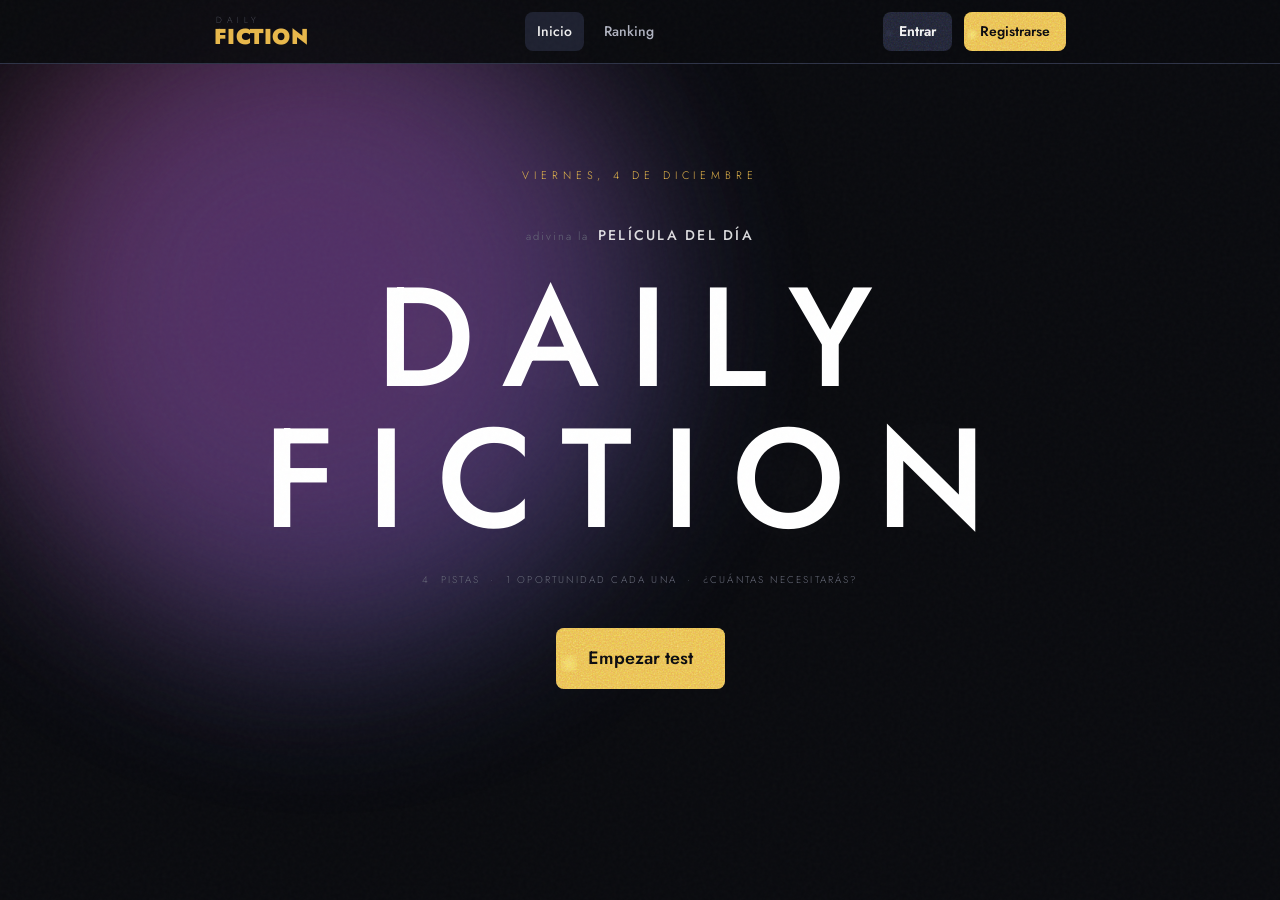
<file: frontend/index.html>
<!DOCTYPE html>
<html lang="es">
<head>
  <meta charset="UTF-8" />
  <meta name="viewport" content="width=device-width, initial-scale=1.0" />
  <title>Daily Fiction</title>
  <!-- Redirect automático a la página principal -->
  <meta http-equiv="refresh" content="0; url=pages/home/home.html" />
</head>
<body>
  <script>
    window.location.replace('pages/home/home.html');
  </script>
  <noscript>
    <p>Redirigiendo... <a href="pages/home/home.html">Haz clic aquí si no eres redirigido automáticamente.</a></p>
  </noscript>
</body>
</html>
</file>
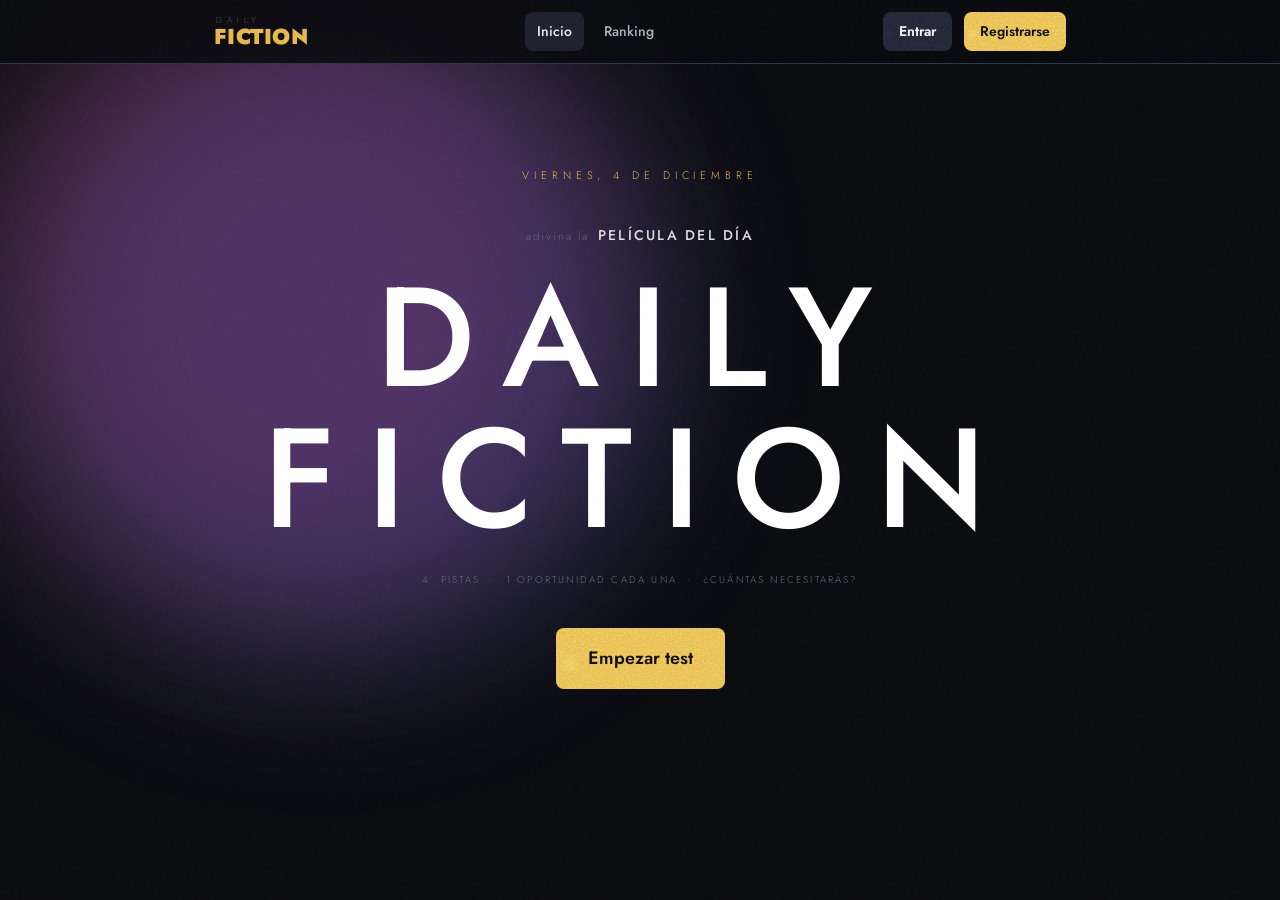
<file: frontend/pages/home/home.html>
<!DOCTYPE html>
<html lang="es">
<head>
  <meta charset="UTF-8" />
  <meta name="viewport" content="width=device-width, initial-scale=1.0" />
  <title>Daily Fiction — Adivina la película del día</title>

  <!-- CSS compartido -->
  <link rel="stylesheet" href="../../shared/css/variables.css" />
  <link rel="stylesheet" href="../../shared/css/reset.css" />
  <link rel="stylesheet" href="../../shared/css/main.css" />
  <link rel="stylesheet" href="../../shared/css/navbar.css" />
  <link rel="stylesheet" href="../../shared/css/modal.css" />
  <!-- CSS de página -->
  <link rel="stylesheet" href="./home.css" />
</head>
<body>

  <!-- Navbar -->
  <header id="navbar" class="navbar"></header>

  <!-- Hero -->
  <section class="home-hero">
    <div class="home-hero__date" id="today-date"></div>

    <div class="home-hero__tagline">
      <span class="tagline-light">adivina la</span>
      <span class="tagline-bold">PELÍCULA DEL DÍA</span>
    </div>

    <h1 class="home-hero__title">DAILY FICTION</h1>

    <p class="home-hero__credits">
      4 &nbsp;pistas &nbsp;·&nbsp; 1 oportunidad cada una &nbsp;·&nbsp; ¿Cuántas necesitarás?
    </p>

    <div class="home-hero__cta">
      <a href="../quiz/quiz.html" class="btn btn-primary btn-lg">Empezar test</a>
    </div>
  </section>

  <!-- Toast container -->
  <div id="toast-container" class="toast-container"></div>

  <!-- Scripts compartidos -->
  <script src="../../shared/js/config.js"></script>
  <script src="../../shared/js/utils.js"></script>
  <script src="../../shared/js/api.js"></script>
  <script src="../../shared/js/auth.js"></script>
  <script src="../../shared/js/main.js"></script>
  <script>
    document.addEventListener('DOMContentLoaded', () => {
      const dateEl = document.getElementById('today-date');
      if (dateEl) {
        dateEl.textContent = new Date().toLocaleDateString('es-ES', {
          weekday: 'long', day: 'numeric', month: 'long'
        });
      }
    });
  </script>

</body>
</html>
</file>
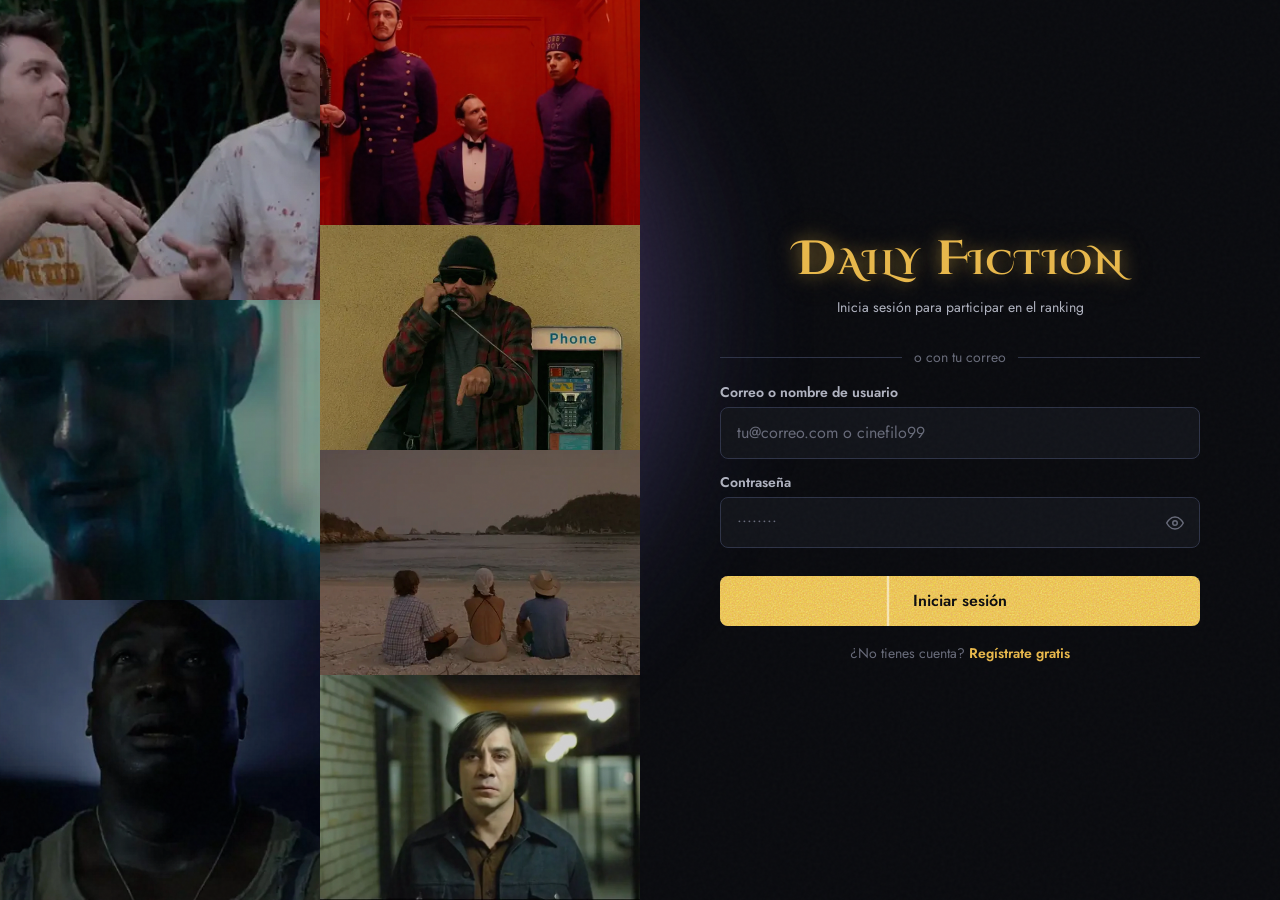
<file: frontend/pages/login/login.html>
<!DOCTYPE html>
<html lang="es">
<head>
  <meta charset="UTF-8" />
  <meta name="viewport" content="width=device-width, initial-scale=1.0" />
  <title>Daily Fiction — Iniciar sesión</title>

  <!-- CSS compartido -->
  <link rel="stylesheet" href="../../shared/css/variables.css" />
  <link rel="stylesheet" href="../../shared/css/reset.css" />
  <link rel="stylesheet" href="../../shared/css/main.css" />
  <link rel="stylesheet" href="../../shared/css/navbar.css" />
  <link rel="stylesheet" href="../../shared/css/modal.css" />
  <!-- CSS de página -->
  <link rel="stylesheet" href="./login.css" />
  <link rel="preconnect" href="https://fonts.googleapis.com">
  <link rel="preconnect" href="https://fonts.gstatic.com" crossorigin>
  <link href="https://fonts.googleapis.com/css2?family=Cinzel+Decorative:wght@700&display=swap" rel="stylesheet">

  <!-- Google Identity Services -->
  <script src="https://accounts.google.com/gsi/client" async defer></script>
</head>
<body>

  <main class="auth-page">
    <div class="auth-split">

      <!-- Imagen a la izquierda -->
      <div class="auth-split__image">
        <div class="collage">
          <div class="collage__item collage__item--1">
            <img src="../../assets/images/login/taxi driver.webp" alt="" fetchpriority="high" />
          </div>
          <div class="collage__item collage__item--2">
            <img src="../../assets/images/login/alien.webp" alt="" />
          </div>
          <div class="collage__item collage__item--3">
            <img src="../../assets/images/login/el resplandor.webp" alt="" />
          </div>
          <div class="collage__item collage__item--4">
            <img src="../../assets/images/login/gran hotel budapest.webp" alt="" />
          </div>
          <div class="collage__item collage__item--5">
            <img src="../../assets/images/login/antes del amanecer.webp" alt="" />
          </div>
          <div class="collage__item collage__item--6">
            <img src="../../assets/images/login/trainspotting.webp" alt="" />
          </div>
          <div class="collage__item collage__item--7">
            <img src="../../assets/images/login/apocalipsis now.webp" alt="" />
          </div>
        </div>
      </div>

      <!-- Formulario a la derecha -->
      <div class="auth-split__form">
        <div class="auth-card">

          <div class="auth-card__header">
            <a href="../home/home.html" class="auth-logo">Daily Fiction</a>
            <p class="auth-subtitle text-muted">Inicia sesión para participar en el ranking</p>
          </div>

          <!-- Google -->
          <div class="google-btn-wrap">
            <div id="google-signin-btn"></div>
          </div>

          <div class="auth-divider"><span>o con tu correo</span></div>

          <!-- Formulario -->
          <form id="login-form" novalidate>

            <div class="form-group">
              <label class="form-label" for="login-identifier">Correo o nombre de usuario</label>
              <input
                id="login-identifier"
                name="identifier"
                class="form-input"
                type="text"
                placeholder="tu@correo.com o cinefilo99"
                autocomplete="username"
                required
              />
              <div class="form-error" data-field="identifier"></div>
            </div>

            <div class="form-group">
              <label class="form-label" for="login-password">Contraseña</label>
              <div class="input-password-wrap">
                <input
                  id="login-password"
                  name="password"
                  class="form-input"
                  type="password"
                  placeholder="••••••••"
                  autocomplete="current-password"
                  required
                />
                <button type="button" class="input-password-toggle" aria-label="Mostrar contraseña">
                  <svg id="eye-icon" xmlns="http://www.w3.org/2000/svg" width="18" height="18" viewBox="0 0 24 24" fill="none" stroke="currentColor" stroke-width="2" stroke-linecap="round" stroke-linejoin="round">
                    <path d="M1 12s4-8 11-8 11 8 11 8-4 8-11 8-11-8-11-8z"/>
                    <circle cx="12" cy="12" r="3"/>
                  </svg>
                </button>
              </div>
              <div class="form-error" data-field="password"></div>
            </div>

            <div id="login-error" class="form-general-error"></div>

            <button type="submit" class="btn btn-primary btn-block mt-4">Iniciar sesión</button>
          </form>

          <p class="auth-footer">
            ¿No tienes cuenta?
            <a href="../register/register.html" class="link">Regístrate gratis</a>
          </p>

        </div>
      </div><!-- /.auth-split__form -->

    </div><!-- /.auth-split -->
  </main>

<!-- Modal de error de login -->
  <div id="validation-modal" class="modal-overlay hidden" role="dialog" aria-modal="true" aria-labelledby="validation-modal-title">
    <div class="modal validation-modal-card">
      <div class="validation-modal__frame">
        <i class="vm-corner vm-corner--tl" aria-hidden="true"></i>
        <i class="vm-corner vm-corner--tr" aria-hidden="true"></i>
        <i class="vm-corner vm-corner--bl" aria-hidden="true"></i>
        <i class="vm-corner vm-corner--br" aria-hidden="true"></i>
        <h2 class="validation-modal__title" id="validation-modal-title">Campos<br>Incompletos</h2>
        <div class="validation-modal__divider">✦</div>
        <p class="validation-modal__body">Por favor, completa los siguientes<br>campos antes de continuar</p>
        <ul class="validation-modal__list" id="validation-modal-list"></ul>
        <button class="btn btn-primary btn-full validation-modal__btn" id="validation-modal-ok">Entendido</button>
      </div>
    </div>
  </div>

  <!-- Toast container -->
  <div id="toast-container" class="toast-container"></div>

  <!-- Scripts compartidos -->
  <script src="../../shared/js/config.js"></script>
  <script src="../../shared/js/utils.js"></script>
  <script src="../../shared/js/api.js"></script>
  <script src="../../shared/js/auth.js"></script>
  <script src="../../shared/js/main.js"></script>
  <!-- Script de página -->
  <script src="./login.js"></script>

</body>
</html>
</file>
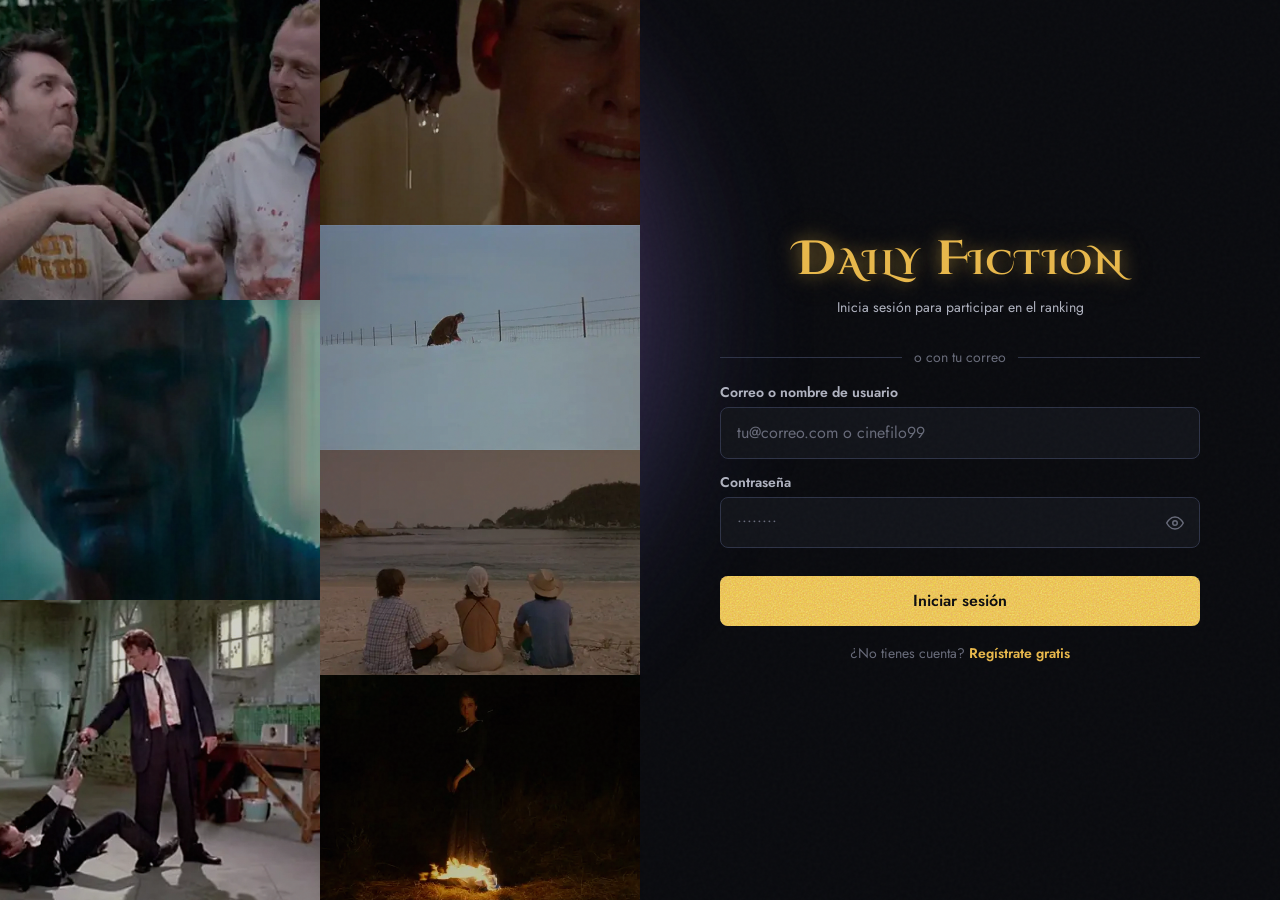
<file: frontend/pages/logros/logros.html>
<!DOCTYPE html>
<html lang="es">
<head>
  <meta charset="UTF-8" />
  <meta name="viewport" content="width=device-width, initial-scale=1.0" />
  <title>Daily Fiction — Logros</title>

  <!-- CSS compartido -->
  <link rel="stylesheet" href="../../shared/css/variables.css" />
  <link rel="stylesheet" href="../../shared/css/reset.css" />
  <link rel="stylesheet" href="../../shared/css/main.css" />
  <link rel="stylesheet" href="../../shared/css/navbar.css" />
  <link rel="stylesheet" href="../../shared/css/modal.css" />
  <!-- CSS de página -->
  <link rel="stylesheet" href="./logros.css" />
</head>
<body>

  <!-- Navbar -->
  <header id="navbar" class="navbar"></header>

  <div class="page-grid">

    <!-- Colage lateral izquierdo -->
    <div class="profile-collage profile-collage--left">
      <div class="profile-collage__cell"><img src="../../assets/images/profile/antes del atardecer.webp" alt="" /></div>
      <div class="profile-collage__cell"><img src="../../assets/images/profile/el padrino.webp" alt="" /></div>
      <div class="profile-collage__cell"><img src="../../assets/images/profile/el silencio de los corderos.webp" alt="" /></div>
      <div class="profile-collage__cell"><img src="../../assets/images/profile/el caballero oscuro.webp" alt="" /></div>
    </div>

    <main class="profile-main container">

    <div class="profile-layout">

      <!-- Columna izquierda: tarjeta + stats -->
      <div class="profile-layout__sidebar">

        <!-- Tarjeta de usuario -->
        <div id="profile-card" class="card">
          <div class="skeleton" style="height:80px"></div>
        </div>

        <!-- Estadísticas -->
        <div id="profile-stats" class="card">
          <div class="skeleton" style="height:100px"></div>
        </div>

      </div>

      <!-- Columna derecha: editar + logros -->
      <div class="profile-layout__main">

        <!-- Formulario de edición -->
        <div class="card">
          <h2 class="card__title">Editar perfil</h2>
          <form id="profile-form" novalidate>

            <div class="form-row">
              <div class="form-group">
                <label class="form-label" for="profile-username">Nombre de usuario *</label>
                <input id="profile-username" name="username" class="form-input" type="text" required />
                <div class="form-error" data-field="username"></div>
              </div>
              <div class="form-group">
                <label class="form-label" for="profile-full_name">Nombre completo</label>
                <input id="profile-full_name" name="full_name" class="form-input" type="text" />
                <div class="form-error" data-field="full_name"></div>
              </div>
            </div>

            <div class="form-row">
              <div class="form-group">
                <label class="form-label" for="profile-city">Ciudad</label>
                <input id="profile-city" name="city" class="form-input" type="text" placeholder="Ej: Madrid" />
                <div class="form-error" data-field="city"></div>
              </div>
              <div class="form-group">
                <label class="form-label" for="profile-country">País</label>
                <input id="profile-country" name="country" class="form-input" type="text" placeholder="Ej: España" />
                <div class="form-error" data-field="country"></div>
              </div>
            </div>

            <div style="display:flex;gap:var(--sp-3);flex-wrap:wrap">
              <button type="submit" class="btn btn-primary btn-sm">Guardar cambios</button>
              <button type="button" id="change-password-btn" class="btn btn-outline btn-sm">Cambiar contraseña</button>
            </div>

          </form>
        </div>

        <!-- Logros -->
        <div class="card">
          <h2 class="card__title">Logros</h2>
          <div id="achievements-wrap">
            <div class="skeleton" style="height:80px"></div>
          </div>
        </div>

      </div>
    </div>
    </main>

    <!-- Colage lateral derecho -->
    <div class="profile-collage profile-collage--right">
      <div class="profile-collage__cell"><img src="../../assets/images/profile/parasitos.webp" alt="" /></div>
      <div class="profile-collage__cell"><img src="../../assets/images/profile/birdman.webp" alt="" /></div>
      <div class="profile-collage__cell"><img src="../../assets/images/profile/terminator 2.webp" alt="" /></div>
      <div class="profile-collage__cell"><img src="../../assets/images/profile/el laberinto del fauno.webp" alt="" /></div>
    </div>

  </div><!-- /.page-grid -->

  <!-- Modal cambio de contraseña -->
  <div id="password-modal" class="modal-overlay hidden" onclick="if(event.target===this)closeChangePassword()">
    <div class="modal">
      <div class="modal__header">
        <h3 class="modal__title">Cambiar contraseña</h3>
        <button class="modal__close" onclick="closeChangePassword()">✕</button>
      </div>
      <div class="modal__body">
        <div class="form-group">
          <label class="form-label" for="pw-current">Contraseña actual</label>
          <input id="pw-current" class="form-input" type="password" autocomplete="current-password" />
        </div>
        <div class="form-group">
          <label class="form-label" for="pw-new">Nueva contraseña</label>
          <input id="pw-new" class="form-input" type="password" autocomplete="new-password" />
        </div>
        <div class="form-group">
          <label class="form-label" for="pw-confirm">Confirmar nueva contraseña</label>
          <input id="pw-confirm" class="form-input" type="password" autocomplete="new-password" />
        </div>
      </div>
      <div class="modal__footer">
        <button class="btn btn-ghost" onclick="closeChangePassword()">Cancelar</button>
        <button id="pw-submit-btn" class="btn btn-primary" onclick="submitChangePassword()">Cambiar</button>
      </div>
    </div>
  </div>

  <!-- Toast container -->
  <div id="toast-container" class="toast-container"></div>

  <!-- Scripts compartidos -->
  <script src="../../shared/js/config.js"></script>
  <script src="../../shared/js/utils.js"></script>
  <script src="../../shared/js/api.js"></script>
  <script src="../../shared/js/auth.js"></script>
  <script src="../../shared/js/main.js"></script>
  <!-- Script de página -->
  <script src="./logros.js"></script>
  <script>
    document.addEventListener('DOMContentLoaded', () => {
      initProfile();
      initProfileCollage();
    });
  </script>

</body>
</html>
</file>
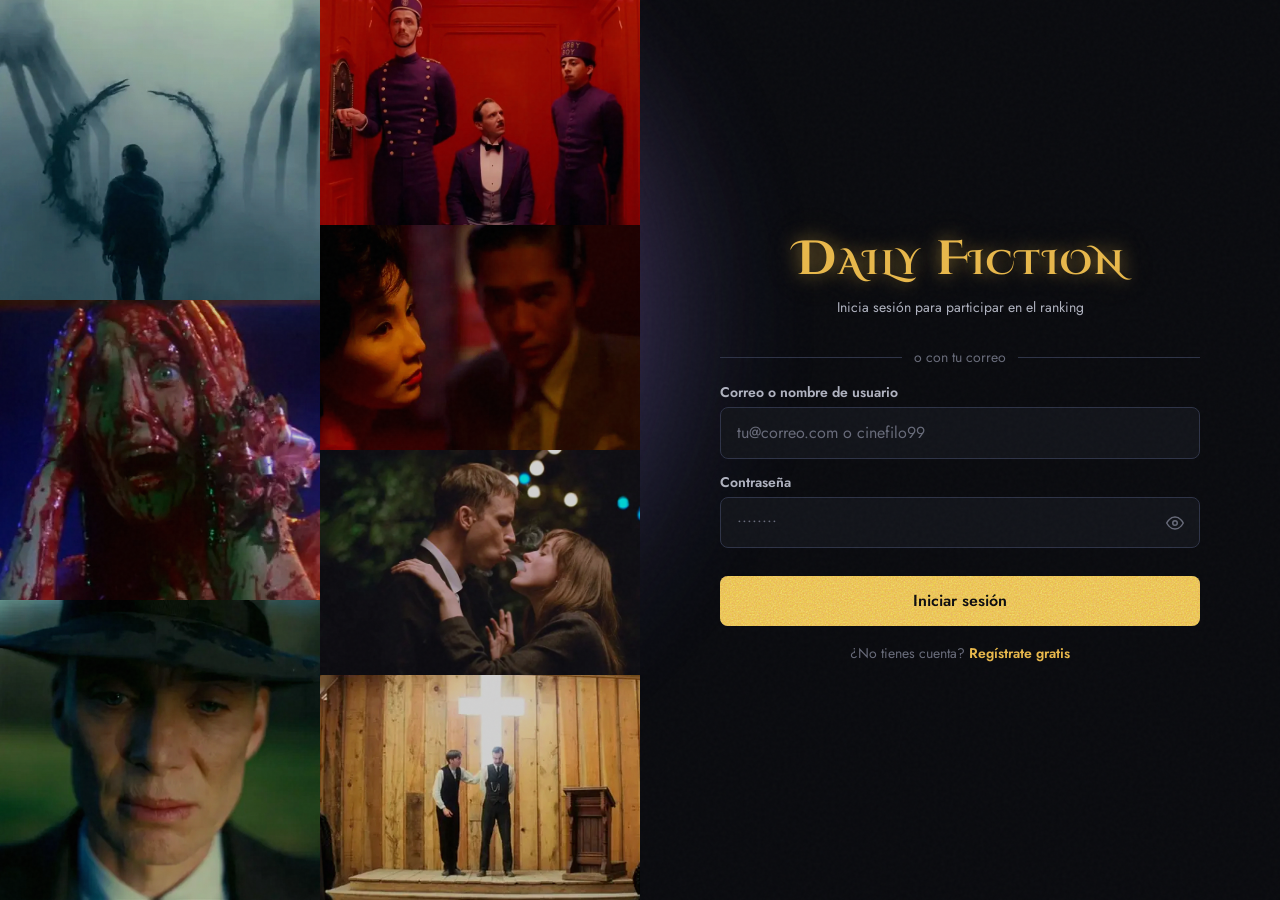
<file: frontend/pages/profile/profile.html>
<!DOCTYPE html>
<html lang="es">
<head>
  <meta charset="UTF-8" />
  <meta name="viewport" content="width=device-width, initial-scale=1.0" />
  <title>Daily Fiction — Mi perfil</title>

  <!-- CSS compartido -->
  <link rel="stylesheet" href="../../shared/css/variables.css" />
  <link rel="stylesheet" href="../../shared/css/reset.css" />
  <link rel="stylesheet" href="../../shared/css/main.css" />
  <link rel="stylesheet" href="../../shared/css/navbar.css" />
  <link rel="stylesheet" href="../../shared/css/modal.css" />
  <!-- CSS de página -->
  <link rel="stylesheet" href="./profile.css" />
</head>
<body>

  <!-- Navbar -->
  <header id="navbar" class="navbar"></header>

  <div class="page-grid">

    <!-- Colage lateral izquierdo -->
    <div class="profile-collage profile-collage--left">
      <div class="profile-collage__cell"><img src="../../assets/images/profile/antes del atardecer.webp" alt="" /></div>
      <div class="profile-collage__cell"><img src="../../assets/images/profile/el padrino.webp" alt="" /></div>
      <div class="profile-collage__cell"><img src="../../assets/images/profile/el silencio de los corderos.webp" alt="" /></div>
      <div class="profile-collage__cell"><img src="../../assets/images/profile/el caballero oscuro.webp" alt="" /></div>
    </div>

    <main class="profile-main container">

    <div class="profile-layout">

      <!-- Columna izquierda: tarjeta + stats -->
      <div class="profile-layout__sidebar">

        <!-- Tarjeta de usuario -->
        <div id="profile-card" class="card">
          <div class="skeleton" style="height:80px"></div>
        </div>

      </div>

      <!-- Columna derecha: editar + logros -->
      <div class="profile-layout__main">

        <!-- Formulario de edición -->
        <div class="card">
          <h2 class="card__title">Editar perfil</h2>
          <form id="profile-form" novalidate>

            <div class="form-row">
              <div class="form-group">
                <label class="form-label" for="profile-username">Nombre de usuario *</label>
                <input id="profile-username" name="username" class="form-input" type="text" required />
                <div class="form-error" data-field="username"></div>
              </div>
              <div class="form-group">
                <label class="form-label" for="profile-full_name">Nombre completo</label>
                <input id="profile-full_name" name="full_name" class="form-input" type="text" />
                <div class="form-error" data-field="full_name"></div>
              </div>
            </div>

            <div class="form-group">
              <label class="form-label" for="profile-email">Correo electrónico</label>
              <input id="profile-email" name="email" class="form-input" type="email" autocomplete="email" />
              <div class="form-error" data-field="email"></div>
            </div>

            <div class="form-row">
              <div class="form-group">
                <label class="form-label" for="profile-country-trigger">País</label>
                <div class="country-select" id="profile-country-select">
                  <button type="button" class="country-select__trigger form-input" id="profile-country-trigger" aria-haspopup="listbox">
                    <span class="country-select__label">Selecciona tu país</span>
                    <svg class="country-select__arrow" width="12" height="7" viewBox="0 0 12 7" fill="none">
                      <path d="M1 1l5 5 5-5" stroke="currentColor" stroke-width="1.5" stroke-linecap="round"/>
                    </svg>
                  </button>
                  <ul class="country-select__list" role="listbox">
                    <li class="country-select__item" data-value="AR">Argentina</li>
                    <li class="country-select__item" data-value="BO">Bolivia</li>
                    <li class="country-select__item" data-value="CL">Chile</li>
                    <li class="country-select__item" data-value="CO">Colombia</li>
                    <li class="country-select__item" data-value="CR">Costa Rica</li>
                    <li class="country-select__item" data-value="CU">Cuba</li>
                    <li class="country-select__item" data-value="EC">Ecuador</li>
                    <li class="country-select__item" data-value="SV">El Salvador</li>
                    <li class="country-select__item" data-value="ES">España</li>
                    <li class="country-select__item" data-value="GQ">Guinea Ecuatorial</li>
                    <li class="country-select__item" data-value="GT">Guatemala</li>
                    <li class="country-select__item" data-value="HN">Honduras</li>
                    <li class="country-select__item" data-value="MX">México</li>
                    <li class="country-select__item" data-value="NI">Nicaragua</li>
                    <li class="country-select__item" data-value="PA">Panamá</li>
                    <li class="country-select__item" data-value="PY">Paraguay</li>
                    <li class="country-select__item" data-value="PE">Perú</li>
                    <li class="country-select__item" data-value="PR">Puerto Rico</li>
                    <li class="country-select__item" data-value="DO">República Dominicana</li>
                    <li class="country-select__item" data-value="UY">Uruguay</li>
                    <li class="country-select__item" data-value="VE">Venezuela</li>
                  </ul>
                </div>
                <input type="hidden" name="country" id="profile-country" />
                <div class="form-error" data-field="country"></div>
              </div>
              <div class="form-group">
                <label class="form-label" for="profile-city-trigger">Provincia</label>
                <div class="country-select" id="profile-city-select">
                  <button type="button" class="country-select__trigger form-input" id="profile-city-trigger" aria-haspopup="listbox" disabled>
                    <span class="country-select__label">Primero elige un país</span>
                    <svg class="country-select__arrow" width="12" height="7" viewBox="0 0 12 7" fill="none">
                      <path d="M1 1l5 5 5-5" stroke="currentColor" stroke-width="1.5" stroke-linecap="round"/>
                    </svg>
                  </button>
                  <ul class="country-select__list" role="listbox"></ul>
                </div>
                <input type="hidden" name="city" id="profile-city" />
                <div class="form-error" data-field="city"></div>
              </div>
            </div>

            <div style="display:flex;gap:var(--sp-3);flex-wrap:wrap;margin-top:var(--sp-5)">
              <button type="submit" class="btn btn-primary btn-sm">Guardar cambios</button>
              <button type="button" id="change-password-btn" class="btn btn-outline btn-sm">Cambiar contraseña</button>
            </div>

          </form>
        </div>

      </div>
    </div>
    </main>

    <!-- Colage lateral derecho -->
    <div class="profile-collage profile-collage--right">
      <div class="profile-collage__cell"><img src="../../assets/images/profile/pequeña miss sunshine.webp" alt="" /></div>
      <div class="profile-collage__cell"><img src="../../assets/images/profile/birdman.webp" alt="" /></div>
      <div class="profile-collage__cell"><img src="../../assets/images/profile/terminator 2.webp" alt="" /></div>
      <div class="profile-collage__cell"><img src="../../assets/images/profile/el laberinto del fauno.webp" alt="" /></div>
    </div>

  </div><!-- /.page-grid -->

  <!-- Modal cambio de contraseña -->
  <div id="password-modal" class="modal-overlay hidden" onclick="if(event.target===this)closeChangePassword()">
    <div class="modal">
      <div class="modal__header">
        <h3 class="modal__title">Cambiar contraseña</h3>
        <button class="modal__close" onclick="closeChangePassword()">✕</button>
      </div>
      <div class="modal__body">
        <div class="form-group">
          <label class="form-label" for="pw-current">Contraseña actual</label>
          <input id="pw-current" class="form-input" type="password" autocomplete="current-password" />
        </div>
        <div class="form-group">
          <label class="form-label" for="pw-new">Nueva contraseña</label>
          <input id="pw-new" class="form-input" type="password" autocomplete="new-password" />
        </div>
        <div class="form-group">
          <label class="form-label" for="pw-confirm">Confirmar nueva contraseña</label>
          <input id="pw-confirm" class="form-input" type="password" autocomplete="new-password" />
        </div>
      </div>
      <div class="modal__footer">
        <button class="btn btn-ghost" onclick="closeChangePassword()">Cancelar</button>
        <button id="pw-submit-btn" class="btn btn-primary" onclick="submitChangePassword()">Cambiar</button>
      </div>
    </div>
  </div>

  <!-- Modal error al guardar -->
  <div id="error-modal" class="modal-overlay hidden" onclick="if(event.target===this)closeErrorModal()">
    <div class="modal profile-feedback-modal profile-feedback-modal--error">
      <button class="modal__close" onclick="closeErrorModal()">✕</button>
      <div class="profile-feedback-modal__icon">✕</div>
      <h3 class="profile-feedback-modal__title">Error al guardar</h3>
      <div class="profile-feedback-modal__divider"></div>
      <p class="profile-feedback-modal__subtitle">No se pudieron aplicar los cambios</p>
      <p class="profile-feedback-modal__hint">Comprueba los campos e inténtalo de nuevo</p>
      <button class="btn btn-primary profile-feedback-modal__btn" onclick="closeErrorModal()">Entendido</button>
    </div>
  </div>

  <!-- Modal cambios guardados -->
  <div id="success-modal" class="modal-overlay hidden" onclick="if(event.target===this)closeSuccessModal()">
    <div class="modal profile-feedback-modal profile-feedback-modal--success">
      <button class="modal__close" onclick="closeSuccessModal()">✕</button>
      <div class="profile-feedback-modal__icon">✓</div>
      <h3 class="profile-feedback-modal__title">Cambios guardados</h3>
      <div class="profile-feedback-modal__divider"></div>
      <p class="profile-feedback-modal__subtitle">Tu perfil se ha actualizado correctamente</p>
      <p class="profile-feedback-modal__hint">Los cambios ya son visibles en tu cuenta</p>
      <button class="btn btn-primary profile-feedback-modal__btn" onclick="closeSuccessModal()">Aceptar</button>
    </div>
  </div>

  <!-- Toast container -->
  <div id="toast-container" class="toast-container"></div>

  <!-- Scripts compartidos -->
  <script src="../../shared/js/config.js"></script>
  <script src="../../shared/js/utils.js"></script>
  <script src="../../shared/js/api.js"></script>
  <script src="../../shared/js/auth.js"></script>
  <script src="../../shared/js/main.js"></script>
  <!-- Script de página -->
  <script src="./profile.js"></script>
  <script>
    document.addEventListener('DOMContentLoaded', () => {
      initProfile();
      initProfileCollage();
    });
  </script>

</body>
</html>
</file>
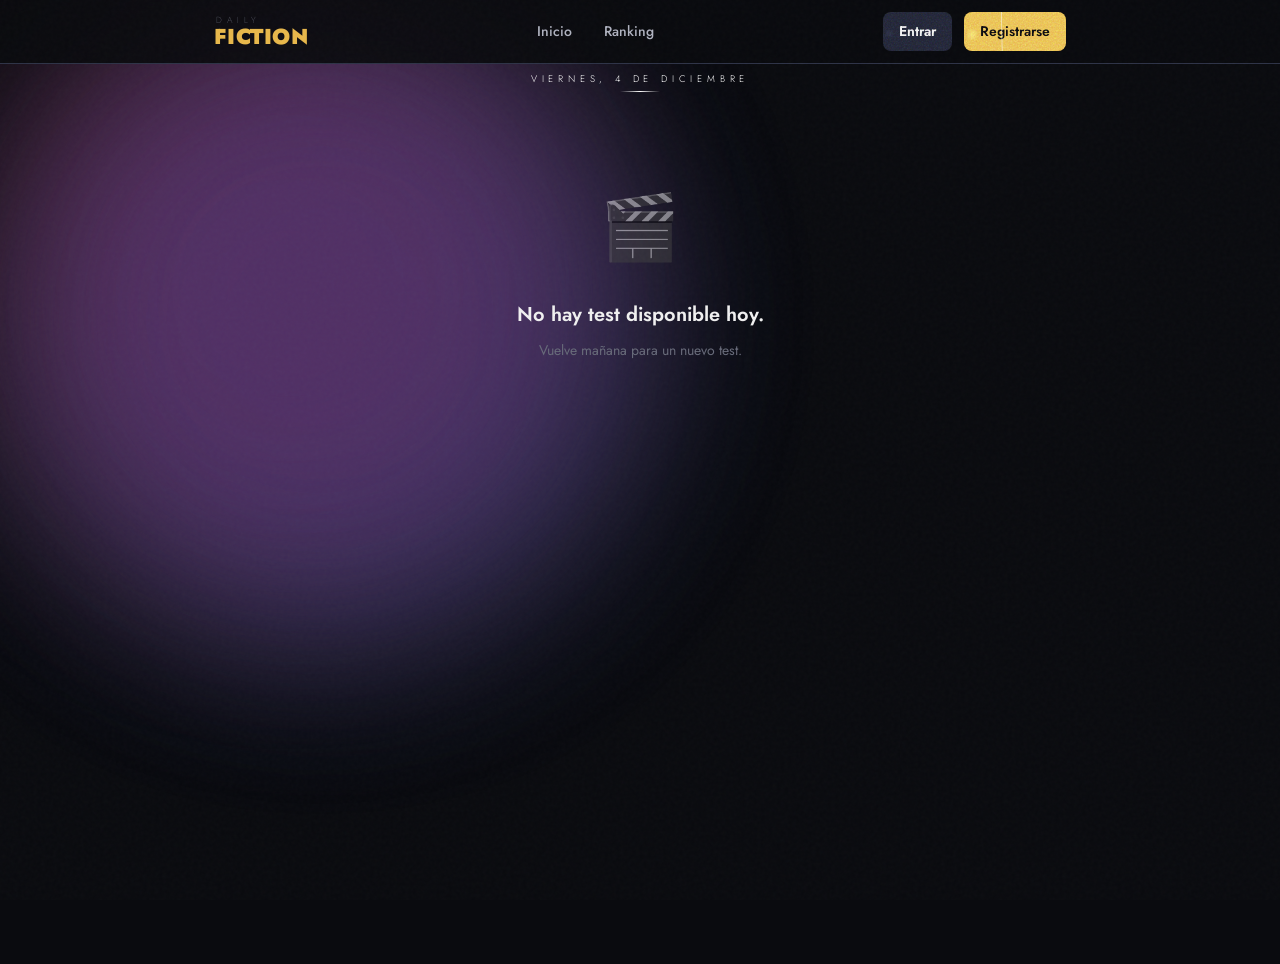
<file: frontend/pages/quiz/quiz.html>
<!DOCTYPE html>
<html lang="es">
<head>
  <meta charset="UTF-8" />
  <meta name="viewport" content="width=device-width, initial-scale=1.0" />
  <title>Daily Fiction — Test del día</title>

  <!-- CSS compartido -->
  <link rel="stylesheet" href="../../shared/css/variables.css" />
  <link rel="stylesheet" href="../../shared/css/reset.css" />
  <link rel="stylesheet" href="../../shared/css/main.css" />
  <link rel="stylesheet" href="../../shared/css/navbar.css" />
  <link rel="stylesheet" href="../../shared/css/modal.css" />
  <!-- CSS de página -->
  <link rel="stylesheet" href="./quiz.css" />
</head>
<body class="quiz-page">

  <!-- Navbar -->
  <header id="navbar" class="navbar"></header>

  <div class="quiz-page-wrap">

    <!-- Cabecera del test -->
    <section class="quiz-header">
      <div class="quiz-header__date" id="today-date"></div>
    </section>

    <div class="container quiz-container">
      <div id="quiz-wrapper"></div>
    </div>

  </div>

  <!-- Toast container -->
  <div id="toast-container" class="toast-container"></div>

  <!-- Scripts compartidos -->
  <script src="../../shared/js/config.js"></script>
  <script src="../../shared/js/utils.js"></script>
  <script src="../../shared/js/api.js"></script>
  <script src="../../shared/js/auth.js"></script>
  <script src="../../shared/js/main.js"></script>
  <!-- Script de página -->
  <script src="./quiz.js"></script>
  <script>
    document.addEventListener('DOMContentLoaded', () => {
      const dateEl = document.getElementById('today-date');
      if (dateEl) {
        dateEl.textContent = new Date().toLocaleDateString('es-ES', {
          weekday: 'long', day: 'numeric', month: 'long'
        });
      }
      initQuiz();
    });
  </script>

</body>
</html>
</file>
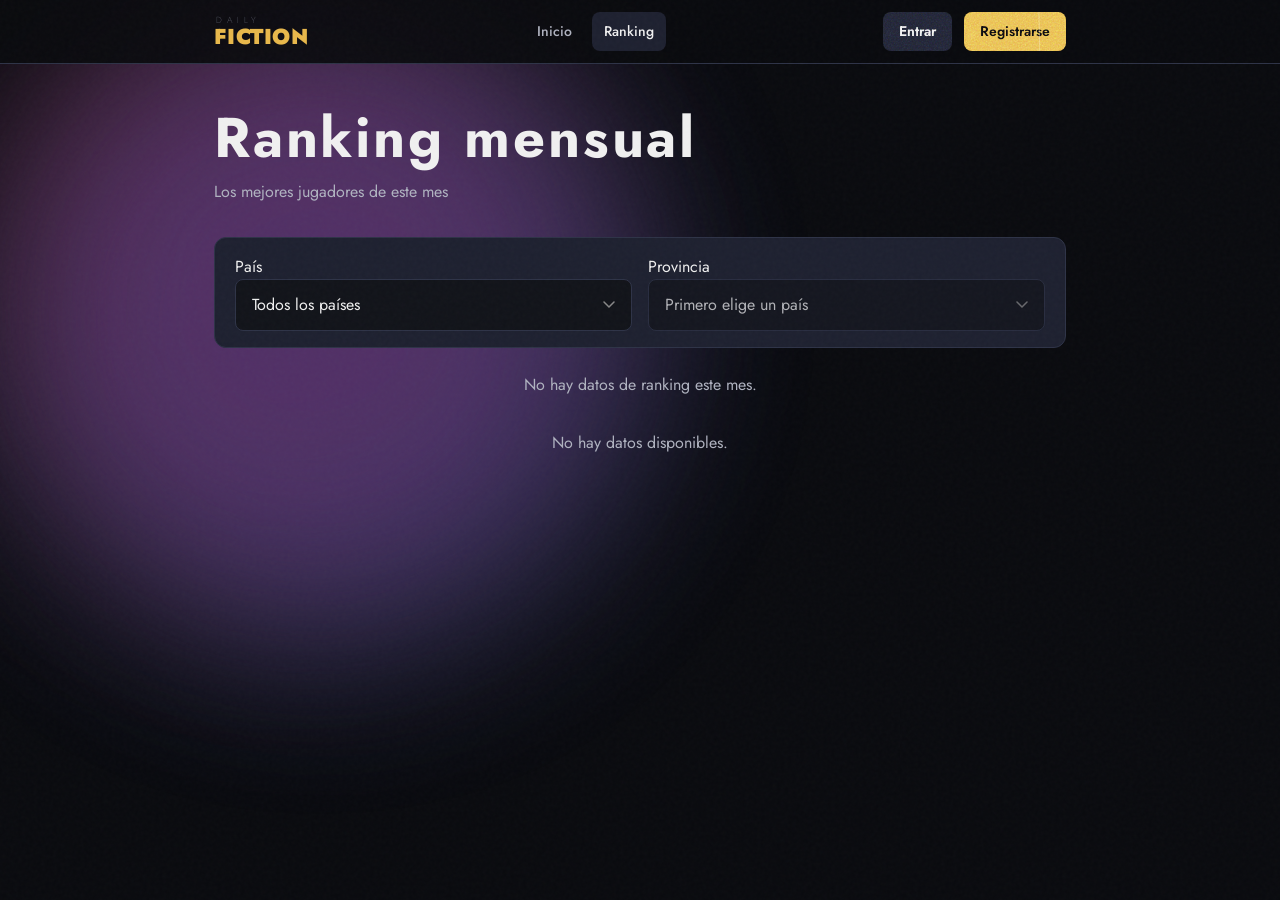
<file: frontend/pages/ranking/ranking.html>
<!DOCTYPE html>
<html lang="es">
<head>
  <meta charset="UTF-8" />
  <meta name="viewport" content="width=device-width, initial-scale=1.0" />
  <title>Daily Fiction — Ranking mensual</title>

  <!-- CSS compartido -->
  <link rel="stylesheet" href="../../shared/css/variables.css" />
  <link rel="stylesheet" href="../../shared/css/reset.css" />
  <link rel="stylesheet" href="../../shared/css/main.css" />
  <link rel="stylesheet" href="../../shared/css/navbar.css" />
  <link rel="stylesheet" href="../../shared/css/modal.css" />
  <!-- CSS de página -->
  <link rel="stylesheet" href="./ranking.css" />
</head>
<body>

  <!-- Navbar -->
  <header id="navbar" class="navbar"></header>

  <main class="container" style="padding-top: calc(var(--navbar-h) + var(--sp-10)); padding-bottom: var(--sp-16)">

    <div class="page-header">
      <h1 class="page-title">Ranking mensual</h1>
      <p class="page-subtitle text-muted">Los mejores jugadores de este mes</p>
    </div>

    <!-- Filtros -->
    <div class="ranking-filters card mb-6">
      <div class="ranking-filters__inner">
        <div class="form-group" style="margin:0;flex:1;min-width:0">
          <label class="form-label" for="filter-country">País</label>
          <select id="filter-country" class="form-input">
            <option value="">Todos los países</option>
            <option value="AR">Argentina</option>
            <option value="BO">Bolivia</option>
            <option value="CL">Chile</option>
            <option value="CO">Colombia</option>
            <option value="CR">Costa Rica</option>
            <option value="CU">Cuba</option>
            <option value="EC">Ecuador</option>
            <option value="SV">El Salvador</option>
            <option value="ES">España</option>
            <option value="GQ">Guinea Ecuatorial</option>
            <option value="GT">Guatemala</option>
            <option value="HN">Honduras</option>
            <option value="MX">México</option>
            <option value="NI">Nicaragua</option>
            <option value="PA">Panamá</option>
            <option value="PY">Paraguay</option>
            <option value="PE">Perú</option>
            <option value="PR">Puerto Rico</option>
            <option value="DO">República Dominicana</option>
            <option value="UY">Uruguay</option>
            <option value="VE">Venezuela</option>
          </select>
        </div>
        <div class="form-group" style="margin:0;flex:1;min-width:0">
          <label class="form-label" for="filter-city">Provincia</label>
          <select id="filter-city" class="form-input" disabled>
            <option value="">Primero elige un país</option>
          </select>
        </div>
      </div>
    </div>

    <!-- Podio + posición del usuario -->
    <div id="ranking-summary" class="mb-8">
      <div class="skeleton" style="height:200px;border-radius:var(--radius-lg)"></div>
    </div>

    <!-- Tabla completa -->
    <div id="ranking-full">
      <div class="skeleton" style="height:400px;border-radius:var(--radius-lg)"></div>
    </div>

    <!-- Paginación -->
    <div id="ranking-pagination" class="mt-6"></div>

  </main>

  <!-- Toast container -->
  <div id="toast-container" class="toast-container"></div>

  <!-- Scripts compartidos -->
  <script src="../../shared/js/config.js"></script>
  <script src="../../shared/js/utils.js"></script>
  <script src="../../shared/js/api.js"></script>
  <script src="../../shared/js/auth.js"></script>
  <script src="../../shared/js/main.js"></script>
  <!-- Script de página -->
  <script src="./ranking.js"></script>
  <script>
    document.addEventListener('DOMContentLoaded', () => {
      initRanking();
    });
  </script>

</body>
</html>
</file>
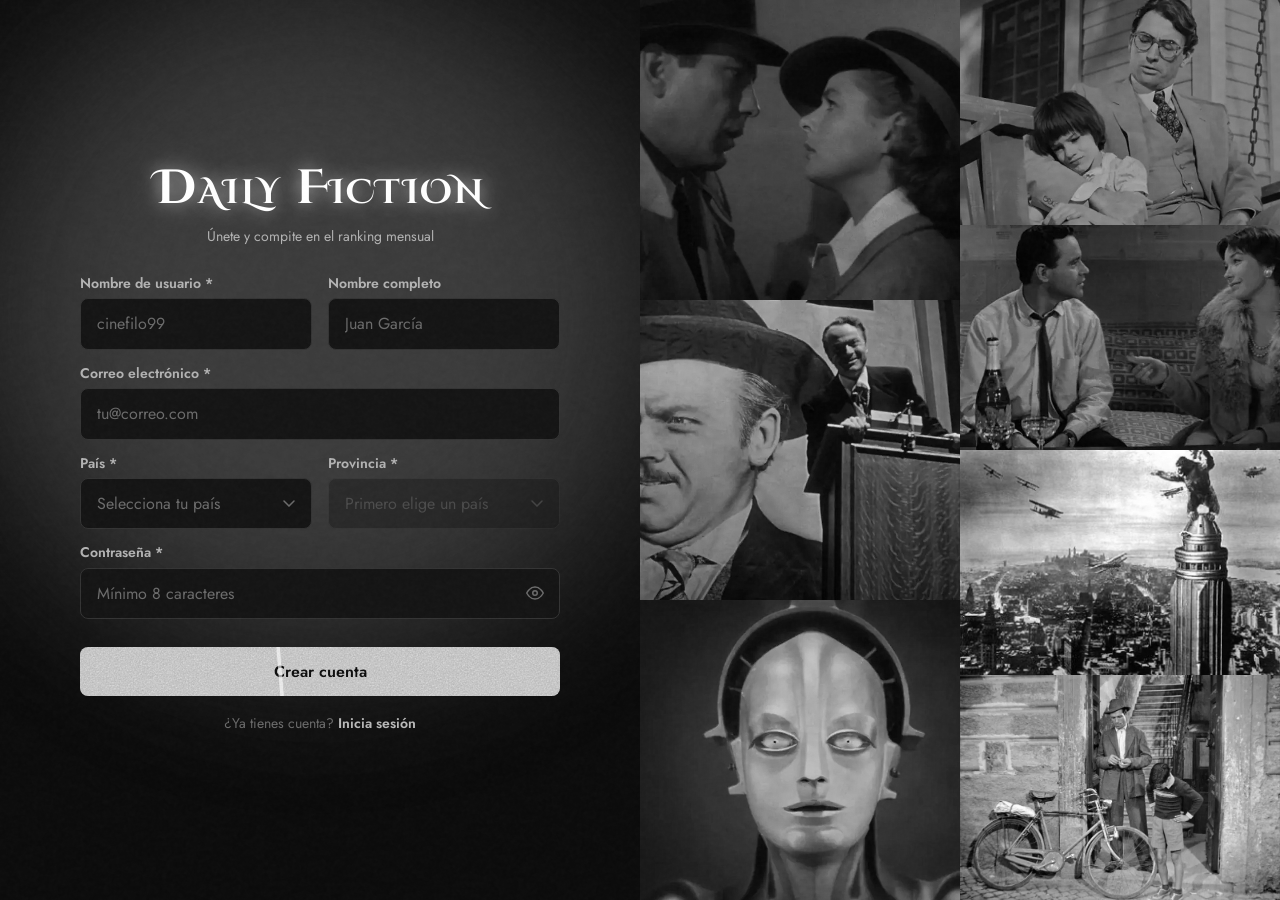
<file: frontend/pages/register/register.html>
<!DOCTYPE html>
<html lang="es">
<head>
  <meta charset="UTF-8" />
  <meta name="viewport" content="width=device-width, initial-scale=1.0" />
  <title>Daily Fiction — Crear cuenta</title>

  <!-- CSS compartido -->
  <link rel="stylesheet" href="../../shared/css/variables.css" />
  <link rel="stylesheet" href="../../shared/css/reset.css" />
  <link rel="stylesheet" href="../../shared/css/main.css" />
  <link rel="stylesheet" href="../../shared/css/navbar.css" />
  <link rel="stylesheet" href="../../shared/css/modal.css" />
  <!-- CSS de página -->
  <link rel="stylesheet" href="./register.css" />
  <link rel="preconnect" href="https://fonts.googleapis.com">
  <link rel="preconnect" href="https://fonts.gstatic.com" crossorigin>
  <link href="https://fonts.googleapis.com/css2?family=Cinzel+Decorative:wght@700&display=swap" rel="stylesheet">

  <!-- Google Identity Services -->
  <script src="https://accounts.google.com/gsi/client" async defer></script>
</head>
<body>

  <main class="auth-page">
    <div class="auth-split">

    <div class="auth-split__form">
    <div class="auth-card">

      <div class="auth-card__header">
        <a href="../home/home.html" class="auth-logo">Daily Fiction</a>
        <p class="auth-subtitle text-muted">Únete y compite en el ranking mensual</p>
      </div>

      <!-- Google -->
      <div class="google-btn-wrap">
        <div id="google-signin-btn"></div>
      </div>


      <!-- Formulario -->
      <form id="register-form" novalidate>

        <div class="form-row">
          <div class="form-group">
            <label class="form-label" for="reg-username">Nombre de usuario *</label>
            <input
              id="reg-username"
              name="username"
              class="form-input"
              type="text"
              placeholder="cinefilo99"
              autocomplete="username"
              required
            />
            <div class="form-error" data-field="username"></div>
          </div>
          <div class="form-group">
            <label class="form-label" for="reg-full-name">Nombre completo</label>
            <input
              id="reg-full-name"
              name="full_name"
              class="form-input"
              type="text"
              placeholder="Juan García"
              autocomplete="name"
            />
            <div class="form-error" data-field="full_name"></div>
          </div>
        </div>

        <div class="form-group">
          <label class="form-label" for="reg-email">Correo electrónico *</label>
          <input
            id="reg-email"
            name="email"
            class="form-input"
            type="email"
            placeholder="tu@correo.com"
            autocomplete="email"
            required
          />
          <div class="form-error" data-field="email"></div>
        </div>

        <div class="form-row">
          <div class="form-group">
            <label class="form-label" for="reg-country-trigger">País *</label>
            <div class="country-select" id="country-select">
              <button type="button" class="country-select__trigger form-input" id="reg-country-trigger" aria-haspopup="listbox">
                <span class="country-select__label">Selecciona tu país</span>
                <svg class="country-select__arrow" width="12" height="7" viewBox="0 0 12 7" fill="none" xmlns="http://www.w3.org/2000/svg">
                  <path d="M1 1l5 5 5-5" stroke="currentColor" stroke-width="1.5" stroke-linecap="round"/>
                </svg>
              </button>
              <ul class="country-select__list" role="listbox">
                <li class="country-select__item" data-value="AR">Argentina</li>
                <li class="country-select__item" data-value="BO">Bolivia</li>
                <li class="country-select__item" data-value="CL">Chile</li>
                <li class="country-select__item" data-value="CO">Colombia</li>
                <li class="country-select__item" data-value="CR">Costa Rica</li>
                <li class="country-select__item" data-value="CU">Cuba</li>
                <li class="country-select__item" data-value="EC">Ecuador</li>
                <li class="country-select__item" data-value="SV">El Salvador</li>
                <li class="country-select__item" data-value="ES">España</li>
                <li class="country-select__item" data-value="GQ">Guinea Ecuatorial</li>
                <li class="country-select__item" data-value="GT">Guatemala</li>
                <li class="country-select__item" data-value="HN">Honduras</li>
                <li class="country-select__item" data-value="MX">México</li>
                <li class="country-select__item" data-value="NI">Nicaragua</li>
                <li class="country-select__item" data-value="PA">Panamá</li>
                <li class="country-select__item" data-value="PY">Paraguay</li>
                <li class="country-select__item" data-value="PE">Perú</li>
                <li class="country-select__item" data-value="PR">Puerto Rico</li>
                <li class="country-select__item" data-value="DO">República Dominicana</li>
                <li class="country-select__item" data-value="UY">Uruguay</li>
                <li class="country-select__item" data-value="VE">Venezuela</li>
              </ul>
            </div>
            <input type="hidden" name="country" id="reg-country" />
            <div class="form-error" data-field="country"></div>
          </div>
          <div class="form-group">
            <label class="form-label" for="reg-city-trigger">Provincia *</label>
            <div class="country-select" id="city-select">
              <button type="button" class="country-select__trigger form-input" id="reg-city-trigger" aria-haspopup="listbox" disabled>
                <span class="country-select__label">Primero elige un país</span>
                <svg class="country-select__arrow" width="12" height="7" viewBox="0 0 12 7" fill="none" xmlns="http://www.w3.org/2000/svg">
                  <path d="M1 1l5 5 5-5" stroke="currentColor" stroke-width="1.5" stroke-linecap="round"/>
                </svg>
              </button>
              <ul class="country-select__list" role="listbox"></ul>
            </div>
            <input type="hidden" name="city" id="reg-city" />
            <div class="form-error" data-field="city"></div>
          </div>
        </div>

        <div class="form-group">
          <label class="form-label" for="reg-password">Contraseña *</label>
          <div class="input-password-wrap">
            <input
              id="reg-password"
              name="password"
              class="form-input"
              type="password"
              placeholder="Mínimo 8 caracteres"
              autocomplete="new-password"
              required
            />
            <button type="button" class="input-password-toggle" aria-label="Mostrar contraseña">
              <svg id="eye-icon" xmlns="http://www.w3.org/2000/svg" width="18" height="18" viewBox="0 0 24 24" fill="none" stroke="currentColor" stroke-width="2" stroke-linecap="round" stroke-linejoin="round">
                <path d="M1 12s4-8 11-8 11 8 11 8-4 8-11 8-11-8-11-8z"/>
                <circle cx="12" cy="12" r="3"/>
              </svg>
            </button>
          </div>
          <div class="form-error" data-field="password"></div>
        </div>

        <div id="register-error" class="form-general-error"></div>

        <button type="submit" class="btn btn-primary btn-block mt-4">Crear cuenta</button>
      </form>

      <p class="auth-footer">
        ¿Ya tienes cuenta?
        <a href="../login/login.html" class="link">Inicia sesión</a>
      </p>

    </div>
    </div><!-- /.auth-split__form -->

    <div class="auth-split__image">
      <div class="collage">
        <div class="collage__item collage__item--1">
          <img src="../../assets/images/register/casablanca.webp" alt="Casablanca (1942)" fetchpriority="high" />
        </div>
        <div class="collage__item collage__item--2">
          <img src="../../assets/images/register/kane.webp" alt="Ciudadano Kane (1941)" />
        </div>
        <div class="collage__item collage__item--3">
          <img src="../../assets/images/register/nosferatu.webp" alt="Nosferatu (1922)" />
        </div>
        <div class="collage__item collage__item--4">
          <img src="../../assets/images/register/marilyn.webp" alt="Con faldas y a lo loco (1959)" />
        </div>
        <div class="collage__item collage__item--5">
          <img src="../../assets/images/register/apartamento.webp" alt="El apartamento (1960)" />
        </div>
        <div class="collage__item collage__item--6">
          <img src="../../assets/images/register/mosca.webp" alt="La mosca (1986)" />
        </div>
        <div class="collage__item collage__item--7">
          <img src="../../assets/images/register/dictador.webp" alt="El gran dictador (1940)" />
        </div>
      </div>
    </div>

    </div><!-- /.auth-split -->
  </main>

  <!-- Grano de película -->
  <canvas id="film-grain" aria-hidden="true"></canvas>
  <!-- Flicker de proyector -->
  <div id="film-flicker" aria-hidden="true"></div>

  <!-- Modal de validación -->
  <div id="validation-modal" class="modal-overlay hidden" role="dialog" aria-modal="true" aria-labelledby="validation-modal-title">
    <div class="modal validation-modal-card">
      <div class="validation-modal__frame">
        <i class="vm-corner vm-corner--tl" aria-hidden="true"></i>
        <i class="vm-corner vm-corner--tr" aria-hidden="true"></i>
        <i class="vm-corner vm-corner--bl" aria-hidden="true"></i>
        <i class="vm-corner vm-corner--br" aria-hidden="true"></i>
        <h2 class="validation-modal__title" id="validation-modal-title">Campos<br>Incompletos</h2>
        <div class="validation-modal__divider">✦</div>
        <p class="validation-modal__body">Por favor, completa los siguientes<br>campos antes de continuar</p>
        <ul class="validation-modal__list" id="validation-modal-list"></ul>
        <button class="btn btn-primary btn-full validation-modal__btn" id="validation-modal-ok">Entendido</button>
      </div>
    </div>
  </div>

  <!-- Modal de conflicto (email / usuario ya en uso) -->
  <div id="conflict-modal" class="modal-overlay hidden" role="dialog" aria-modal="true" aria-labelledby="conflict-modal-title">
    <div class="modal validation-modal-card">
      <div class="validation-modal__frame">
        <i class="vm-corner vm-corner--tl" aria-hidden="true"></i>
        <i class="vm-corner vm-corner--tr" aria-hidden="true"></i>
        <i class="vm-corner vm-corner--bl" aria-hidden="true"></i>
        <i class="vm-corner vm-corner--br" aria-hidden="true"></i>
        <h2 class="validation-modal__title" id="conflict-modal-title">Ya<br>Registrado</h2>
        <div class="validation-modal__divider">✦</div>
        <p class="validation-modal__body">Los siguientes datos<br>ya están en uso</p>
        <ul class="validation-modal__list" id="conflict-modal-list"></ul>
        <button class="btn btn-primary btn-full validation-modal__btn" id="conflict-modal-ok">Entendido</button>
      </div>
    </div>
  </div>

  <!-- Modal de contraseña inválida -->
  <div id="password-modal" class="modal-overlay hidden" role="dialog" aria-modal="true" aria-labelledby="password-modal-title">
    <div class="modal validation-modal-card">
      <div class="validation-modal__frame">
        <i class="vm-corner vm-corner--tl" aria-hidden="true"></i>
        <i class="vm-corner vm-corner--tr" aria-hidden="true"></i>
        <i class="vm-corner vm-corner--bl" aria-hidden="true"></i>
        <i class="vm-corner vm-corner--br" aria-hidden="true"></i>
        <h2 class="validation-modal__title" id="password-modal-title">Contraseña<br>Inválida</h2>
        <div class="validation-modal__divider">✦</div>
        <p class="validation-modal__body">La contraseña no cumple<br>los requisitos necesarios</p>
        <ul class="validation-modal__list" id="password-modal-list"></ul>
        <button class="btn btn-primary btn-full validation-modal__btn" id="password-modal-ok">Entendido</button>
      </div>
    </div>
  </div>

  <!-- Toast container -->
  <div id="toast-container" class="toast-container"></div>

  <!-- Scripts compartidos -->
  <script src="../../shared/js/config.js"></script>
  <script src="../../shared/js/utils.js"></script>
  <script src="../../shared/js/api.js"></script>
  <script src="../../shared/js/auth.js"></script>
  <script src="../../shared/js/main.js"></script>
  <!-- Script de página -->
  <script src="./register.js"></script>

</body>
</html>
</file>
<file: frontend/shared/css/variables.css>
/* ─── TOKENS DE DISEÑO ─────────────────────────────────────────────────────── */
:root {
  /* Paleta principal — estética cinematográfica oscura */
  --color-bg:          #0a0b0f;
  --color-bg-2:        #12141a;
  --color-bg-3:        #1a1d26;
  --color-surface:     #1e2130;
  --color-surface-2:   #252839;
  --color-border:      #2e3347;
  --color-border-2:    #3d4260;

  /* Acento dorado (cine clásico) */
  --color-gold:        #e8b84b;
  --color-gold-dark:   #c49a30;
  --color-gold-light:  #f5d07a;
  --color-gold-dim:    rgba(232, 184, 75, 0.12);

  /* Acento rojo (cortinaje, peligro, error) */
  --color-red:         #d94040;
  --color-red-dim:     rgba(217, 64, 64, 0.15);

  /* Acento verde (acierto) */
  --color-green:       #3dbe7a;
  --color-green-dim:   rgba(61, 190, 122, 0.15);

  /* Texto */
  --color-text:        #f0f0f0;
  --color-text-2:      #b0b3c0;
  --color-text-3:      #686b7a;
  --color-text-inv:    #0a0b0f;

  /* Tipografía — Futura Medium como base, Jost como fallback web */
  --font-display:      'Futura', 'Jost', 'Century Gothic', sans-serif;
  --font-serif:        'Cormorant Garamond', 'Georgia', serif;
  --font-body:         'Futura', 'Jost', 'Century Gothic', sans-serif;

  --size-xs:    0.75rem;   /*  12px */
  --size-sm:    0.875rem;  /*  14px */
  --size-base:  1rem;      /*  16px */
  --size-lg:    1.125rem;  /*  18px */
  --size-xl:    1.25rem;   /*  20px */
  --size-2xl:   1.5rem;    /*  24px */
  --size-3xl:   2rem;      /*  32px */
  --size-4xl:   2.5rem;    /*  40px */
  --size-5xl:   3.5rem;    /*  56px */
  --size-6xl:   5rem;      /*  80px */

  /* Espaciado */
  --sp-1:   0.25rem;
  --sp-2:   0.5rem;
  --sp-3:   0.75rem;
  --sp-4:   1rem;
  --sp-5:   1.25rem;
  --sp-6:   1.5rem;
  --sp-8:   2rem;
  --sp-10:  2.5rem;
  --sp-12:  3rem;
  --sp-16:  4rem;
  --sp-20:  5rem;

  /* Bordes */
  --radius-sm:  4px;
  --radius-md:  8px;
  --radius-lg:  12px;
  --radius-xl:  20px;
  --radius-full: 9999px;

  /* Sombras */
  --shadow-sm:    0 1px 3px rgba(0,0,0,0.4);
  --shadow-md:    0 4px 16px rgba(0,0,0,0.5);
  --shadow-lg:    0 8px 32px rgba(0,0,0,0.6);
  --shadow-gold:  0 0 24px rgba(232,184,75,0.25);
  --shadow-glow:  0 0 40px rgba(232,184,75,0.12);

  /* Transiciones */
  --ease-fast:  150ms ease;
  --ease-med:   250ms ease;
  --ease-slow:  400ms ease;

  /* Layout */
  --container-max: 900px;
  --navbar-h:      64px;
}
</file>
<file: frontend/shared/css/main.css>
@import url('https://fonts.googleapis.com/css2?family=Jost:ital,wght@0,100;0,200;0,300;0,400;0,500;0,700;0,900;1,300&family=Cormorant+Garamond:ital,wght@0,300;0,400;1,300;1,400&display=swap');
@import 'variables.css';
@import 'reset.css';

/* ─── BASE ──────────────────────────────────────────────────────────────────── */
body {
  font-family: var(--font-body);
  font-size: var(--size-base);
  color: var(--color-text);
  background-color: var(--color-bg);
  min-height: 100vh;
  position: relative;
}

/* ─── BLOBS DE FONDO ─────────────────────────────────────────────────────────── */
body::before {
  content: '';
  position: fixed;
  width: 50vmax; height: 50vmax;
  border-radius: 50%;
  background: rgba(190, 180, 165, 0.55);
  top: 0; left: 0;
  filter: blur(90px);
  animation: moveGray 24s ease-in-out infinite;
  pointer-events: none;
  z-index: 0;
  opacity: 0.4;
}

body::after {
  content: '';
  position: fixed;
  width: 50vmax; height: 50vmax;
  border-radius: 50%;
  background: rgba(45, 70, 230, 0.82);
  top: 0; left: 0;
  filter: blur(90px);
  animation: moveBlue 20s ease-in-out infinite;
  pointer-events: none;
  z-index: 0;
  opacity: 0.4;
}

.bg-blob--garnet {
  position: fixed;
  width: 45vmax; height: 45vmax;
  border-radius: 50%;
  background: rgba(210, 25, 25, 0.82);
  top: 0; left: 0;
  filter: blur(90px);
  animation: moveGarnet 28s ease-in-out infinite;
  pointer-events: none;
  z-index: 0;
  opacity: 0.4;
}

@keyframes moveGray {
  0%   { transform: translate(-15vw, -15vh); }
  25%  { transform: translate(60vw,  -5vh);  }
  50%  { transform: translate(52vw,  60vh);  }
  75%  { transform: translate(-5vw,  55vh);  }
  100% { transform: translate(-15vw, -15vh); }
}

@keyframes moveBlue {
  0%   { transform: translate(60vw,  60vh);  }
  25%  { transform: translate(-5vw,  55vh);  }
  50%  { transform: translate(-15vw, -15vh); }
  75%  { transform: translate(58vw,  -8vh);  }
  100% { transform: translate(60vw,  60vh);  }
}

@keyframes moveGarnet {
  0%   { transform: translate(20vw,  70vh);  }
  25%  { transform: translate(70vw,  40vh);  }
  50%  { transform: translate(50vw,  -10vh); }
  75%  { transform: translate(-5vw,  30vh);  }
  100% { transform: translate(20vw,  70vh);  }
}

/* Grano de película — sobre html para no ocupar pseudo-elementos de body */
html::after {
  content: '';
  position: fixed;
  inset: 0;
  background-image: url("data:image/svg+xml,%3Csvg viewBox='0 0 256 256' xmlns='http://www.w3.org/2000/svg'%3E%3Cfilter id='noise'%3E%3CfeTurbulence type='fractalNoise' baseFrequency='0.9' numOctaves='4' stitchTiles='stitch'/%3E%3C/filter%3E%3Crect width='100%25' height='100%25' filter='url(%23noise)' opacity='1'/%3E%3C/svg%3E");
  opacity: 0.025;
  pointer-events: none;
  z-index: 9999;
}

/* Todo el contenido queda sobre el fondo animado */
body > * {
  position: relative;
  z-index: 1;
}

/* ─── ANIMACIONES CINEMATOGRÁFICAS ───────────────────────────────────────────── */

@keyframes chromatic-in {
  0% {
    opacity: 0;
    text-shadow:
      -10px 0 3px rgba(255, 30, 55, 0.95),
       10px 0 3px rgba(0, 190, 255, 0.95);
    filter: blur(3px);
  }
  55% {
    opacity: 1;
    text-shadow:
      -2px 0 1px rgba(255, 30, 55, 0.4),
       2px 0 1px rgba(0, 190, 255, 0.4);
    filter: blur(0);
  }
  100% {
    opacity: 1;
    text-shadow: 0 0 100px rgba(255, 255, 255, 0.06);
    filter: blur(0);
  }
}

@keyframes cinema-fade-in {
  0%   { opacity: 0; transform: translateY(10px); }
  100% { opacity: 1; transform: translateY(0); }
}

/* ─── CONTENEDOR ─────────────────────────────────────────────────────────────── */
.container {
  width: 100%;
  max-width: var(--container-max);
  margin: 0 auto;
  padding: 0 var(--sp-6);
}

/* ─── TIPOGRAFÍA ─────────────────────────────────────────────────────────────── */
.display {
  font-family: var(--font-display);
  letter-spacing: 0.04em;
  text-transform: uppercase;
}

.text-gold    { color: var(--color-gold); }
.text-muted   { color: var(--color-text-2); }
.text-dim     { color: var(--color-text-3); }
.text-green   { color: var(--color-green); }
.text-red     { color: var(--color-red); }
.text-center  { text-align: center; }
.text-sm      { font-size: var(--size-sm); }

/* ─── BOTONES ────────────────────────────────────────────────────────────────── */
.btn {
  display: inline-flex;
  align-items: center;
  justify-content: center;
  gap: var(--sp-2);
  padding: var(--sp-3) var(--sp-6);
  border-radius: var(--radius-md);
  font-size: var(--size-base);
  font-weight: 600;
  transition: all var(--ease-med);
  white-space: nowrap;
}
.btn:disabled { opacity: 0.45; cursor: not-allowed; pointer-events: none; }

.btn-primary {
  position: relative;
  background: var(--color-gold);
  color: var(--color-text-inv);
  overflow: hidden;
  animation: film-flicker 9s ease-in-out infinite, film-burn-vignette 8s ease-in-out infinite;
}

/* Rasguños SVG: vertical, anti-diagonal, horizontal, diagonal — ciclo 14s */
.btn-primary::before,
.btn-ghost::before {
  content: '';
  position: absolute;
  inset: 0;
  background-image: var(--scratch-img, url("data:image/svg+xml,%3Csvg xmlns='http://www.w3.org/2000/svg' viewBox='0 0 200 50' preserveAspectRatio='none'%3E%3Cline y1='-5' y2='55' stroke='white' stroke-width='1.5' stroke-opacity='0'%3E%3Canimate attributeName='x1' values='-10;-10;10;210;210' keyTimes='0;0.06;0.08;0.22;1' dur='14s' repeatCount='indefinite'/%3E%3Canimate attributeName='x2' values='-8;-8;12;212;212' keyTimes='0;0.06;0.08;0.22;1' dur='14s' repeatCount='indefinite'/%3E%3Canimate attributeName='stroke-opacity' values='0;0;0.85;0;0' keyTimes='0;0.06;0.09;0.24;1' dur='14s' repeatCount='indefinite'/%3E%3C/line%3E%3Cline x1='70' y1='-5' x2='70' y2='55' stroke='white' stroke-width='1' stroke-opacity='0'%3E%3Canimate attributeName='stroke-opacity' values='0;0;0.75;0;0' keyTimes='0;0.30;0.315;0.34;1' dur='14s' repeatCount='indefinite'/%3E%3C/line%3E%3Cline y1='-5' y2='55' stroke='white' stroke-width='1.2' stroke-opacity='0'%3E%3Canimate attributeName='x1' values='210;210;190;-10;-10' keyTimes='0;0.45;0.47;0.62;1' dur='14s' repeatCount='indefinite'/%3E%3Canimate attributeName='x2' values='212;212;192;-8;-8' keyTimes='0;0.45;0.47;0.62;1' dur='14s' repeatCount='indefinite'/%3E%3Canimate attributeName='stroke-opacity' values='0;0;0.80;0;0' keyTimes='0;0.45;0.48;0.64;1' dur='14s' repeatCount='indefinite'/%3E%3C/line%3E%3Cline x1='110' y1='-5' x2='110' y2='55' stroke='white' stroke-width='0.9' stroke-opacity='0'%3E%3Canimate attributeName='stroke-opacity' values='0;0;0.70;0;0' keyTimes='0;0.80;0.815;0.84;1' dur='14s' repeatCount='indefinite'/%3E%3C/line%3E%3C/svg%3E"));
  background-size: 100% 100%;
  pointer-events: none;
  z-index: 2;
}

/* Grano de película */
.btn-primary::after,
.btn-ghost::after {
  content: '';
  position: absolute;
  inset: -50%;
  background-image:
    url("data:image/svg+xml,%3Csvg xmlns='http://www.w3.org/2000/svg' width='300' height='200'%3E%3Cfilter id='n'%3E%3CfeTurbulence type='fractalNoise' baseFrequency='0.55' numOctaves='3' stitchTiles='stitch'/%3E%3C/filter%3E%3Crect width='300' height='200' filter='url(%23n)' opacity='0.9'/%3E%3C/svg%3E"),
    url("data:image/svg+xml,%3Csvg xmlns='http://www.w3.org/2000/svg' viewBox='0 0 200 50'%3E%3Cdefs%3E%3Cfilter id='b'%3E%3CfeGaussianBlur stdDeviation='2.8'/%3E%3C/filter%3E%3C/defs%3E%3Ccircle cx='65' cy='18' r='5' fill='white' filter='url(%23b)' fill-opacity='0'%3E%3Canimate attributeName='fill-opacity' values='0;0;1;0;0' keyTimes='0;0.08;0.10;0.13;1' dur='7s' repeatCount='indefinite'/%3E%3C/circle%3E%3Ccircle cx='140' cy='30' r='4' fill='white' filter='url(%23b)' fill-opacity='0'%3E%3Canimate attributeName='fill-opacity' values='0;0;1;0;0' keyTimes='0;0.22;0.24;0.27;1' dur='7s' repeatCount='indefinite'/%3E%3C/circle%3E%3Ccircle cx='90' cy='14' r='6' fill='white' filter='url(%23b)' fill-opacity='0'%3E%3Canimate attributeName='fill-opacity' values='0;0;1;0;0' keyTimes='0;0.38;0.40;0.43;1' dur='7s' repeatCount='indefinite'/%3E%3C/circle%3E%3Ccircle cx='130' cy='22' r='3.5' fill='white' filter='url(%23b)' fill-opacity='0'%3E%3Canimate attributeName='fill-opacity' values='0;0;1;0;0' keyTimes='0;0.52;0.54;0.57;1' dur='7s' repeatCount='indefinite'/%3E%3C/circle%3E%3Ccircle cx='75' cy='35' r='5' fill='white' filter='url(%23b)' fill-opacity='0'%3E%3Canimate attributeName='fill-opacity' values='0;0;1;0;0' keyTimes='0;0.67;0.69;0.72;1' dur='7s' repeatCount='indefinite'/%3E%3C/circle%3E%3Ccircle cx='110' cy='16' r='4.5' fill='white' filter='url(%23b)' fill-opacity='0'%3E%3Canimate attributeName='fill-opacity' values='0;0;1;0;0' keyTimes='0;0.82;0.84;0.87;1' dur='7s' repeatCount='indefinite'/%3E%3C/circle%3E%3Ccircle cx='58' cy='28' r='3.8' fill='white' filter='url(%23b)' fill-opacity='0'%3E%3Canimate attributeName='fill-opacity' values='0;0;1;0;0' keyTimes='0;0.15;0.17;0.20;1' dur='7s' repeatCount='indefinite'/%3E%3C/circle%3E%3Ccircle cx='125' cy='36' r='5.5' fill='white' filter='url(%23b)' fill-opacity='0'%3E%3Canimate attributeName='fill-opacity' values='0;0;1;0;0' keyTimes='0;0.45;0.47;0.50;1' dur='7s' repeatCount='indefinite'/%3E%3C/circle%3E%3C/svg%3E");
  background-size: 260px 170px, 100% 100%;
  opacity: 1;
  animation: film-grain 0.25s steps(1) var(--btn-grain-delay, 0s) infinite;
  pointer-events: none;
  mix-blend-mode: overlay;
  z-index: 1;
}

@keyframes film-flicker {
  0%   { filter: brightness(1)    contrast(1);    animation-timing-function: ease-in-out; }
  7%   { filter: brightness(1)    contrast(1);    animation-timing-function: ease-in;     }
  8%   { filter: brightness(5.0)  contrast(0.60); animation-timing-function: ease-out;    }
  10%  { filter: brightness(1)    contrast(1);    animation-timing-function: ease-in-out; }
  16%  { filter: brightness(0.94) contrast(1.04); animation-timing-function: ease-in;     }
  20%  { filter: brightness(0.78) contrast(1.12); animation-timing-function: ease-out;    }
  24%  { filter: brightness(1.15) contrast(0.92); animation-timing-function: ease-in-out; }
  28%  { filter: brightness(1)    contrast(1);    }
  50%  { filter: brightness(0.92) contrast(1.05); animation-timing-function: ease-in;     }
  54%  { filter: brightness(0.72) contrast(1.15); animation-timing-function: ease-out;    }
  58%  { filter: brightness(1.20) contrast(0.90); animation-timing-function: ease-in-out; }
  63%  { filter: brightness(1)    contrast(1);    }
  84%  { filter: brightness(1)    contrast(1);    animation-timing-function: ease-in;     }
  85%  { filter: brightness(6.0)  contrast(0.55); animation-timing-function: ease-out;    }
  87%  { filter: brightness(1)    contrast(1);    }
  100% { filter: brightness(1)    contrast(1);    }
}

@keyframes film-grain {
  0%   { transform: translate(  0%,  0%); }
  20%  { transform: translate( -4%, -3%); }
  40%  { transform: translate(  3%,  5%); }
  60%  { transform: translate( -5%,  3%); }
  80%  { transform: translate(  4%, -4%); }
  100% { transform: translate( -2%,  2%); }
}

@keyframes film-burn-vignette {
  0%,  100% { box-shadow: inset 0 0 35px rgba(0,0,0,0.55); }
  15%        { box-shadow: inset 0 0 70px rgba(0,0,0,0.80); }
  35%        { box-shadow: inset 0 0 5px rgba(0,0,0,0.10),
                           inset  35px 0 170px rgba(255,150,10,1.0),
                           inset -15px 0 130px rgba(255,30,0,1.0),
                           inset   0px 0 90px rgba(255,90,0,0.90),
                           inset  70px 0 90px rgba(255,210,60,0.75); }
  50%        { box-shadow: inset 0 0 50px rgba(0,0,0,0.60); }
  70%        { box-shadow: inset 0 0 85px rgba(0,0,0,0.85); }
  85%        { box-shadow: inset 0 0 5px rgba(0,0,0,0.10),
                           inset -35px 0 180px rgba(255,90,0,1.0),
                           inset  15px 0 120px rgba(255,15,0,1.0),
                           inset   0px 0 90px rgba(255,70,0,0.85),
                           inset -70px 0 90px rgba(255,190,40,0.70); }
}

@keyframes film-burn-vignette-subtle {
  0%,  100% { box-shadow: inset 0 0 20px rgba(0,0,0,0.40); }
  15%        { box-shadow: inset 0 0 45px rgba(0,0,0,0.70); }
  35%        { box-shadow: inset 0 0 8px rgba(0,0,0,0.10),
                           inset  15px 0 60px rgba(255,150,10,0.22),
                           inset  -5px 0 35px rgba(255,30,0,0.18); }
  50%        { box-shadow: inset 0 0 30px rgba(0,0,0,0.45); }
  70%        { box-shadow: inset 0 0 55px rgba(0,0,0,0.75); }
  85%        { box-shadow: inset 0 0 8px rgba(0,0,0,0.10),
                           inset -15px 0 65px rgba(255,90,0,0.20),
                           inset   5px 0 30px rgba(255,15,0,0.16); }
}

.btn-primary:hover {
  background: var(--color-gold-light);
  box-shadow: var(--shadow-gold);
  transform: translateY(-1px);
}

.btn-outline {
  background: transparent;
  color: var(--color-gold);
  border: 1.5px solid var(--color-gold);
}
.btn-outline:hover {
  background: var(--color-gold-dim);
  box-shadow: var(--shadow-gold);
}

.btn-ghost {
  position: relative;
  background: var(--color-surface);
  color: var(--color-text);
  overflow: hidden;
  animation: film-flicker 9s ease-in-out infinite, film-burn-vignette-subtle 8s ease-in-out infinite;
}
.btn-ghost:hover { background: var(--color-surface-2); }

.btn-danger {
  background: var(--color-red);
  color: #fff;
}

.btn-lg { padding: var(--sp-4) var(--sp-8); font-size: var(--size-lg); }
.btn-sm { padding: var(--sp-2) var(--sp-4); font-size: var(--size-sm); }
.btn-full { width: 100%; }
.btn-icon { padding: var(--sp-3); border-radius: var(--radius-md); }

/* ─── CARDS ──────────────────────────────────────────────────────────────────── */
.card {
  background: var(--color-surface);
  border: 1px solid var(--color-border);
  border-radius: var(--radius-lg);
  padding: var(--sp-6);
}
.card-gold {
  border-color: var(--color-gold);
  box-shadow: var(--shadow-glow);
}

/* ─── INPUTS ─────────────────────────────────────────────────────────────────── */
.input-wrap { position: relative; }

.input {
  width: 100%;
  background: var(--color-bg-2);
  border: 1.5px solid var(--color-border);
  border-radius: var(--radius-md);
  color: var(--color-text);
  padding: var(--sp-3) var(--sp-4);
  font-size: var(--size-base);
  transition: border-color var(--ease-fast), box-shadow var(--ease-fast);
}
.input:focus {
  outline: none;
  border-color: var(--color-gold);
  box-shadow: 0 0 0 3px rgba(232,184,75,0.15);
}
.input::placeholder { color: var(--color-text-3); }

/* ─── DIVISOR ────────────────────────────────────────────────────────────────── */
.divider {
  display: flex;
  align-items: center;
  gap: var(--sp-4);
  color: var(--color-text-3);
  font-size: var(--size-sm);
}
.divider::before, .divider::after {
  content: '';
  flex: 1;
  height: 1px;
  background: var(--color-border);
}

/* ─── BADGE ──────────────────────────────────────────────────────────────────── */
.badge {
  display: inline-flex;
  align-items: center;
  gap: var(--sp-1);
  padding: 2px var(--sp-2);
  border-radius: var(--radius-full);
  font-size: var(--size-xs);
  font-weight: 600;
  text-transform: uppercase;
  letter-spacing: 0.06em;
}
.badge-gold   { background: var(--color-gold-dim); color: var(--color-gold); border: 1px solid rgba(232,184,75,0.3); }
.badge-green  { background: var(--color-green-dim); color: var(--color-green); }
.badge-red    { background: var(--color-red-dim); color: var(--color-red); }
.badge-muted  { background: var(--color-surface-2); color: var(--color-text-3); }

/* ─── LAYOUT HELPERS ─────────────────────────────────────────────────────────── */
.flex         { display: flex; }
.flex-center  { display: flex; align-items: center; justify-content: center; }
.flex-between { display: flex; align-items: center; justify-content: space-between; }
.flex-col     { display: flex; flex-direction: column; }
.gap-2  { gap: var(--sp-2); }
.gap-4  { gap: var(--sp-4); }
.gap-6  { gap: var(--sp-6); }
.gap-8  { gap: var(--sp-8); }
.mt-4   { margin-top: var(--sp-4); }
.mt-6   { margin-top: var(--sp-6); }
.mt-8   { margin-top: var(--sp-8); }
.mb-4   { margin-bottom: var(--sp-4); }
.mb-6   { margin-bottom: var(--sp-6); }
.w-full { width: 100%; }
.hidden { display: none !important; }

/* ─── ANIMACIONES ────────────────────────────────────────────────────────────── */
@keyframes fadeIn {
  from { opacity: 0; transform: translateY(12px); }
  to   { opacity: 1; transform: translateY(0); }
}
@keyframes fadeInFast {
  from { opacity: 0; } to { opacity: 1; }
}
@keyframes pulse {
  0%, 100% { opacity: 1; }
  50%       { opacity: 0.5; }
}
@keyframes slideDown {
  from { opacity: 0; transform: translateY(-8px); }
  to   { opacity: 1; transform: translateY(0); }
}
@keyframes scaleIn {
  from { opacity: 0; transform: scale(0.92); }
  to   { opacity: 1; transform: scale(1); }
}
@keyframes shimmer {
  0%   { background-position: -400px 0; }
  100% { background-position: 400px 0; }
}

.animate-fade  { animation: fadeIn 0.4s ease forwards; }
.animate-scale { animation: scaleIn 0.3s ease forwards; }

/* Skeleton loader */
.skeleton {
  background: linear-gradient(90deg, var(--color-surface) 25%, var(--color-surface-2) 50%, var(--color-surface) 75%);
  background-size: 800px 100%;
  animation: shimmer 1.5s infinite;
  border-radius: var(--radius-md);
}

/* ─── UTILIDADES EXTRA ───────────────────────────────────────────────────────── */
.mb-8   { margin-bottom: var(--sp-8); }
.mt-12  { margin-top: var(--sp-12); }

.link {
  color: var(--color-gold);
  font-weight: 600;
  text-decoration: none;
  transition: opacity var(--ease-fast);
}
.link:hover { opacity: 0.8; }

.gradient-text {
  background: linear-gradient(135deg, #fff 30%, var(--color-gold) 100%);
  -webkit-background-clip: text;
  -webkit-text-fill-color: transparent;
  background-clip: text;
}

/* ─── ENCABEZADO DE PÁGINA ───────────────────────────────────────────────────── */
.page-header {
  margin-bottom: var(--sp-8);
}
.page-title {
  font-family: var(--font-display);
  font-size: var(--size-5xl);
  letter-spacing: 0.05em;
  color: var(--color-text);
  margin-bottom: var(--sp-2);
}
.page-subtitle { font-size: var(--size-base); }

/* ─── FORM INPUT (alias para .input en formularios de perfil/auth) ───────────── */
.form-input {
  width: 100%;
  background: var(--color-bg-2);
  border: 1.5px solid var(--color-border);
  border-radius: var(--radius-md);
  color: var(--color-text);
  padding: var(--sp-3) var(--sp-4);
  font-size: var(--size-base);
  font-family: var(--font-body);
  transition: border-color var(--ease-fast), box-shadow var(--ease-fast);
}
.form-input:focus {
  outline: none;
  border-color: var(--color-gold);
  box-shadow: 0 0 0 3px rgba(232,184,75,0.15);
}
.form-input::placeholder { color: var(--color-text-3); }

select.form-input {
  appearance: none;
  background-image: url("data:image/svg+xml,%3Csvg xmlns='http://www.w3.org/2000/svg' width='12' height='8' viewBox='0 0 12 8'%3E%3Cpath d='M1 1l5 5 5-5' stroke='%23888' stroke-width='1.5' fill='none' stroke-linecap='round'/%3E%3C/svg%3E");
  background-repeat: no-repeat;
  background-position: right var(--sp-4) center;
  padding-right: var(--sp-10);
  cursor: pointer;
}
select.form-input option {
  background: var(--color-surface);
  color: var(--color-text);
}

/* ─── PÁGINA WRAPPER ─────────────────────────────────────────────────────────── */
.page-wrapper {
  min-height: calc(100vh - var(--navbar-h));
  padding-top: var(--sp-12);
  padding-bottom: var(--sp-16);
}

/* ─── RESPONSIVE ─────────────────────────────────────────────────────────────── */
@media (max-width: 640px) {
  .container { padding: 0 var(--sp-4); }
  .page-wrapper { padding-top: var(--sp-8); }
}
</file>
<file: frontend/shared/css/navbar.css>
.navbar {
  position: fixed;
  top: 0; left: 0; right: 0;
  height: var(--navbar-h);
  background: rgba(10, 11, 15, 0.92);
  backdrop-filter: blur(12px);
  border-bottom: 1px solid var(--color-border);
  z-index: 100;
  display: flex;
  align-items: center;
}

.navbar__inner {
  display: flex;
  align-items: center;
  justify-content: space-between;
  width: 100%;
  max-width: var(--container-max);
  margin: 0 auto;
  padding: 0 var(--sp-6);
}

.navbar__logo {
  display: flex;
  flex-direction: column;
  align-items: flex-start;
  line-height: 1;
  gap: 1px;
  text-decoration: none;
  transition: opacity var(--ease-fast);
}
.navbar__logo:hover { opacity: 0.8; }

/* "DAILY" — fino, espaciado, como subtítulo de póster */
.navbar__logo-daily {
  font-family: var(--font-display);
  font-weight: 200;
  font-size: 0.55rem;
  letter-spacing: 0.55em;
  text-transform: uppercase;
  color: var(--color-text-3);
  padding-left: 2px; /* compensa el tracking visual */
}

/* "FICTION" — negro, compacto, el protagonista */
.navbar__logo-fiction {
  font-family: var(--font-display);
  font-weight: 900;
  font-size: 1.35rem;
  letter-spacing: 0.02em;
  text-transform: uppercase;
  color: var(--color-gold);
}

.navbar__nav {
  display: flex;
  align-items: center;
  gap: var(--sp-2);
}

.navbar__link {
  font-size: var(--size-sm);
  font-weight: 500;
  color: var(--color-text-2);
  padding: var(--sp-2) var(--sp-3);
  border-radius: var(--radius-md);
  transition: color var(--ease-fast), background var(--ease-fast);
}
.navbar__link:hover,
.navbar__link.active {
  color: var(--color-text);
  background: var(--color-surface);
}

.navbar__user {
  display: flex;
  align-items: center;
  gap: var(--sp-3);
}

.navbar__username {
  font-size: var(--size-sm);
  font-weight: 600;
  color: var(--color-gold);
}

.navbar__avatar {
  width: 34px;
  height: 34px;
  border-radius: var(--radius-full);
  background: var(--color-gold-dim);
  border: 1.5px solid var(--color-gold);
  display: flex;
  align-items: center;
  justify-content: center;
  font-family: 'Futura', 'Century Gothic', var(--font-display);
  font-size: var(--size-lg);
  font-weight: 700;
  line-height: 1;
  color: var(--color-gold);
  user-select: none;
}

/* Espacio para compensar el navbar fijo */
.navbar-spacer { height: var(--navbar-h); }
</file>
<file: frontend/shared/css/modal.css>
/* ─── OVERLAY ────────────────────────────────────────────────────────────────── */
.modal-overlay {
  position: fixed;
  inset: 0;
  background: rgba(0,0,0,0.75);
  backdrop-filter: blur(4px);
  z-index: 200;
  display: flex;
  align-items: center;
  justify-content: center;
  padding: var(--sp-4);
  animation: fadeInFast 0.2s ease;
}
.modal-overlay.hidden { display: none; }

.modal {
  background: var(--color-surface);
  border: 1px solid var(--color-border);
  border-radius: var(--radius-xl);
  padding: var(--sp-8);
  width: 100%;
  max-width: 480px;
  box-shadow: var(--shadow-lg);
  animation: scaleIn 0.3s ease;
  position: relative;
}

.modal__close {
  position: absolute;
  top: var(--sp-4);
  right: var(--sp-4);
  color: var(--color-text-3);
  font-size: var(--size-xl);
  line-height: 1;
  transition: color var(--ease-fast);
}
.modal__close:hover { color: var(--color-text); }

/* ─── MODAL DE RESULTADO ──────────────────────────────────────────────────────── */
.result-modal .modal { max-width: 540px; }

.result-modal__icon { font-size: 64px; text-align: center; margin-bottom: var(--sp-4); }

.result-modal__title {
  font-family: var(--font-display);
  font-size: var(--size-4xl);
  text-align: center;
  letter-spacing: 0.04em;
  margin-bottom: var(--sp-2);
}
.result-modal__title.success { color: var(--color-green); }
.result-modal__title.fail    { color: var(--color-red); }

.result-modal__score {
  text-align: center;
  margin-bottom: var(--sp-6);
}
.result-modal__score-num {
  font-family: var(--font-display);
  font-size: var(--size-6xl);
  color: var(--color-gold);
  line-height: 1;
}
.result-modal__score-label {
  font-size: var(--size-sm);
  color: var(--color-text-3);
  text-transform: uppercase;
  letter-spacing: 0.1em;
}

.result-modal__movie {
  display: flex;
  gap: var(--sp-4);
  background: var(--color-bg-2);
  border-radius: var(--radius-lg);
  padding: var(--sp-4);
  margin-bottom: var(--sp-6);
}
.result-modal__poster {
  width: 70px;
  border-radius: var(--radius-md);
  object-fit: cover;
  flex-shrink: 0;
  background: var(--color-bg-3);
}
.result-modal__info { flex: 1; }
.result-modal__movie-title {
  font-size: var(--size-lg);
  font-weight: 700;
  margin-bottom: var(--sp-1);
}
.result-modal__movie-meta { font-size: var(--size-sm); color: var(--color-text-2); line-height: 1.8; }

/* ─── TOAST ──────────────────────────────────────────────────────────────────── */
.toast-container {
  position: fixed;
  bottom: var(--sp-6);
  right: var(--sp-6);
  z-index: 300;
  display: flex;
  flex-direction: column;
  gap: var(--sp-3);
  pointer-events: none;
}

.toast {
  background: var(--color-surface);
  border: 1px solid var(--color-border);
  border-radius: var(--radius-lg);
  padding: var(--sp-4) var(--sp-5);
  box-shadow: var(--shadow-lg);
  display: flex;
  align-items: center;
  gap: var(--sp-3);
  max-width: 340px;
  animation: slideDown 0.3s ease;
  pointer-events: auto;
}
.toast--success { border-color: var(--color-green); }
.toast--error   { border-color: var(--color-red); }
.toast--info    { border-color: var(--color-gold); }

.toast__icon { font-size: var(--size-xl); flex-shrink: 0; }
.toast__message { font-size: var(--size-sm); font-weight: 500; }

/* ─── MODAL DE LOGRO ─────────────────────────────────────────────────────────── */
.achievement-modal .modal {
  text-align: center;
  border-color: var(--color-gold);
  box-shadow: var(--shadow-gold);
}
.achievement-modal__icon   { font-size: 64px; margin-bottom: var(--sp-3); }
.achievement-modal__label  { font-size: var(--size-sm); color: var(--color-gold); text-transform: uppercase; letter-spacing: 0.1em; margin-bottom: var(--sp-2); }
.achievement-modal__name   { font-family: var(--font-display); font-size: var(--size-4xl); margin-bottom: var(--sp-3); letter-spacing: 0.04em; }
.achievement-modal__desc   { color: var(--color-text-2); margin-bottom: var(--sp-6); }
</file>
<file: frontend/pages/home/home.css>
/* ═══════════════════════════════════════════════════════════════════════════════
   home.css — Estilos de la página de inicio
   ═══════════════════════════════════════════════════════════════════════════════ */

/* ─── HOME HERO ──────────────────────────────────────────────────────────────── */
.home-hero {
  text-align: center;
  padding: var(--sp-20) var(--sp-6) var(--sp-16);
  display: flex;
  flex-direction: column;
  align-items: center;
  gap: 0;
  min-height: calc(100vh - 60px);
  justify-content: center;
}

/* Fecha — pequeña, dorada, muy espaciada */
.home-hero__date {
  font-family: var(--font-display);
  font-weight: 300;
  font-size: 0.68rem;
  text-transform: uppercase;
  letter-spacing: 0.45em;
  color: var(--color-gold);
  margin-bottom: var(--sp-10);
  opacity: 0.9;
  animation: cinema-fade-in 1.2s ease both;
}

/* "adivina la PELÍCULA DEL DÍA" */
.home-hero__tagline {
  display: flex;
  align-items: baseline;
  gap: 0.55em;
  margin-bottom: var(--sp-5);
  animation: cinema-fade-in 1.2s ease 0.5s both;
}

.tagline-light {
  font-family: 'Futura', 'Jost', 'Century Gothic', sans-serif;
  font-weight: 300;
  font-size: clamp(0.55rem, 1vw, 0.7rem);
  text-transform: lowercase;
  letter-spacing: 0.18em;
  color: var(--color-text-3);
}

.tagline-bold {
  font-family: 'Futura', 'Jost', 'Century Gothic', sans-serif;
  font-weight: 500;
  font-size: clamp(0.7rem, 1.4vw, 0.88rem);
  text-transform: uppercase;
  letter-spacing: 0.16em;
  color: rgba(255, 255, 255, 0.85);
}

/* "DAILY FICTION" */
.home-hero__title {
  font-family: 'Futura', 'Jost', 'Century Gothic', sans-serif;
  font-weight: 500;
  font-size: clamp(3.5rem, 11vw, 9rem);
  letter-spacing: 0.22em;
  text-transform: uppercase;
  color: #ffffff;
  line-height: 1;
  margin: 0 0 var(--sp-6);
  text-shadow: 0 0 100px rgba(255,255,255,0.06);
  animation: chromatic-in 8s cubic-bezier(0.22, 1, 0.36, 1) 0.8s both;
}

/* Créditos */
.home-hero__credits {
  font-family: var(--font-display);
  font-weight: 300;
  font-size: 0.62rem;
  letter-spacing: 0.22em;
  text-transform: uppercase;
  color: var(--color-text-3);
  margin-bottom: var(--sp-10);
  animation: cinema-fade-in 1.2s ease 2s both;
}

/* CTA */
.home-hero__cta {
  display: flex;
  align-items: center;
  justify-content: center;
  gap: var(--sp-4);
  flex-wrap: wrap;
  animation: cinema-fade-in 1.2s ease 2.5s both;
}
</file>
<file: frontend/pages/login/login.css>
/* ─── Layout ─────────────────────────────────────────────────────────────────── */
.auth-page {
  min-height: 100vh;
}

.auth-split {
  display: grid;
  grid-template-columns: 1fr 1fr;
  height: 100vh;
  overflow: hidden;
}

.auth-split__form {
  display: flex;
  flex-direction: column;
  justify-content: center;
  align-items: center;
  padding: var(--sp-6);
  overflow-y: auto;
  position: relative;
  z-index: 1;
}

/* ─── Colage cinematográfico (izquierda) ─────────────────────────────────────── */
.auth-split__image {
  height: 100vh;
  overflow: hidden;
}

.collage {
  display: grid;
  grid-template-columns: 1fr 1fr;
  grid-template-rows: repeat(12, 1fr);
  height: 100%;
  gap: 0;
}

.collage__item {
  overflow: hidden;
  position: relative;
}

.collage__item img {
  width: 100%;
  height: 100%;
  object-fit: cover;
  display: block;
  filter: saturate(1.15) contrast(1.05) brightness(0.82);
}

/* Columna izquierda */
.collage__item--1 { grid-column: 1; grid-row: 1 / 5;  }
.collage__item--2 { grid-column: 1; grid-row: 5 / 9;  }
.collage__item--3 { grid-column: 1; grid-row: 9 / 13; }

/* Columna derecha */
.collage__item--4 { grid-column: 2; grid-row: 1 / 4;  }
.collage__item--5 { grid-column: 2; grid-row: 4 / 7;  }
.collage__item--6 { grid-column: 2; grid-row: 7 / 10; }
.collage__item--7 { grid-column: 2; grid-row: 10 / 13; }

/* Slideshow (si el JS lo activa) */
.collage-slide {
  position: absolute;
  inset: 0;
  width: 100%;
  height: 100%;
  object-fit: cover;
  object-position: center;
  display: block;
  opacity: 0;
  transition: opacity 2.5s ease;
  transform-origin: center center;
  filter: saturate(1.15) contrast(1.05) brightness(0.82);
}

.collage-slide.active {
  opacity: 1;
}

@keyframes kb-zoom-in {
  from { transform: scale(1)    translate(0, 0); }
  to   { transform: scale(1.12) translate(-2%, -1%); }
}
@keyframes kb-zoom-out {
  from { transform: scale(1.12) translate(2%, 1%); }
  to   { transform: scale(1)    translate(0, 0); }
}
@keyframes kb-pan-right {
  from { transform: scale(1.08) translate(-3%, -0.5%); }
  to   { transform: scale(1.08) translate(3%,  0.5%); }
}
@keyframes kb-pan-left {
  from { transform: scale(1.08) translate(3%,  0.5%); }
  to   { transform: scale(1.08) translate(-3%, -0.5%); }
}
@keyframes kb-pan-up {
  from { transform: scale(1.1)  translate(0,  2%); }
  to   { transform: scale(1.1)  translate(0, -2%); }
}

/* ─── Tarjeta del formulario ─────────────────────────────────────────────────── */
.auth-card {
  width: 100%;
  max-width: 480px;
}

.auth-card__header { margin-bottom: var(--sp-4); text-align: center; }

.auth-logo {
  display: block;
  text-align: center;
  text-decoration: none;
  margin-bottom: var(--sp-3);
  font-family: 'Cinzel Decorative', Georgia, serif;
  font-weight: 700;
  font-variant-caps: small-caps;
  font-size: 3rem;
  letter-spacing: 0.04em;
  color: var(--color-gold, #e8b84b);
  line-height: 1;
  text-shadow:
    0 0 18px rgba(232, 184, 75, 0.55),
    0 0 40px rgba(232, 184, 75, 0.22),
    0 0 70px rgba(232, 184, 75, 0.10);
}

.auth-title {
  font-size: var(--size-2xl);
  font-weight: 700;
  margin-bottom: var(--sp-1);
}

.auth-subtitle {
  font-size: var(--size-sm);
}

/* ─── Google ─────────────────────────────────────────────────────────────────── */
.google-btn-wrap {
  display: flex;
  justify-content: center;
  margin-bottom: var(--sp-3);
}

/* ─── Divisor ────────────────────────────────────────────────────────────────── */
.auth-divider {
  display: flex;
  align-items: center;
  gap: var(--sp-3);
  margin-bottom: var(--sp-3);
  color: var(--color-text-3);
  font-size: var(--size-sm);
}
.auth-divider::before,
.auth-divider::after {
  content: '';
  flex: 1;
  height: 1px;
  background: var(--color-border);
}

/* ─── Formulario ─────────────────────────────────────────────────────────────── */
.btn-block { width: 100%; }

.form-group {
  margin-bottom: var(--sp-3);
}
.form-label {
  display: block;
  font-size: var(--size-sm);
  font-weight: 600;
  color: var(--color-text-2);
  margin-bottom: var(--sp-1);
}
.form-error {
  font-size: var(--size-xs);
  color: var(--color-red);
  margin-top: var(--sp-1);
  display: none;
}
.form-error.visible { display: block; }

.input.error { border-color: var(--color-red) !important; }

.form-general-error {
  background: var(--color-red-dim);
  border: 1px solid rgba(217,64,64,0.3);
  border-radius: var(--radius-md);
  padding: var(--sp-3) var(--sp-4);
  font-size: var(--size-sm);
  color: var(--color-red);
  margin-bottom: var(--sp-4);
  display: none;
}
.form-general-error.visible { display: block; }

/* ─── Contraseña con toggle ──────────────────────────────────────────────────── */
.input-password-wrap {
  position: relative;
}

.input-password-wrap .form-input {
  padding-right: 3rem;
  height: 51px;
  box-sizing: border-box;
}

.input-password-wrap input[type="password"]:not(:placeholder-shown) {
  font-size: 1.6rem;
  letter-spacing: 0.15em;
  line-height: 1;
}

.input-password-toggle {
  position: absolute;
  right: var(--sp-4);
  top: 50%;
  transform: translateY(-50%);
  background: none;
  border: none;
  color: var(--color-text-3);
  cursor: pointer;
  padding: 0;
  display: flex;
  align-items: center;
  transition: color var(--ease-fast);
}
.input-password-toggle:hover {
  color: var(--color-text);
}

/* ─── Footer ─────────────────────────────────────────────────────────────────── */
.auth-footer {
  text-align: center;
  margin-top: var(--sp-4);
  font-size: var(--size-sm);
  color: var(--color-text-3);
}
.auth-footer a {
  color: var(--color-gold);
  font-weight: 600;
  transition: opacity var(--ease-fast);
}
.auth-footer a:hover { opacity: 0.8; }

/* ─── Modal cinematográfico ──────────────────────────────────────────────────── */
.validation-modal-card {
  background: radial-gradient(ellipse at 50% 45%, #1e1608 0%, #080603 68%);
  border: 1px solid rgba(232, 184, 75, 0.12);
  border-radius: 20px;
  padding: var(--sp-7);
  max-width: 400px;
  overflow: hidden;
}

.validation-modal-card::before {
  content: '';
  position: absolute;
  inset: 0;
  background-image: url("data:image/svg+xml,%3Csvg xmlns='http://www.w3.org/2000/svg' width='200' height='200'%3E%3Cfilter id='n'%3E%3CfeTurbulence type='fractalNoise' baseFrequency='.65' numOctaves='3' stitchTiles='stitch'/%3E%3C/filter%3E%3Crect width='200' height='200' filter='url(%23n)' opacity='.5'/%3E%3C/svg%3E");
  background-size: 160px 160px;
  opacity: .07;
  pointer-events: none;
  mix-blend-mode: overlay;
  z-index: 0;
  border-radius: inherit;
}

.validation-modal__frame {
  position: relative;
  z-index: 1;
  border: 1px solid rgba(232, 184, 75, 0.2);
  border-radius: 12px;
  padding: var(--sp-6) var(--sp-5);
  text-align: center;
  margin: var(--sp-3);
}

.vm-corner {
  position: absolute;
  width: 60px;
  height: 60px;
  background-image: url("data:image/svg+xml,%3Csvg xmlns='http://www.w3.org/2000/svg' viewBox='-10 -10 60 60'%3E%3Cline x1='0' y1='0' x2='50' y2='0' stroke='%23e8b84b' stroke-width='1' opacity='.5'/%3E%3Cline x1='0' y1='0' x2='0' y2='50' stroke='%23e8b84b' stroke-width='1' opacity='.5'/%3E%3Cpath d='M0 0 C3 -7 10 -9 11 -4 C12 0 7 3 4 1' stroke='%23e8b84b' stroke-width='.9' fill='none' opacity='.5'/%3E%3Cpath d='M0 0 C-7 3 -9 10 -4 11 C0 12 3 7 1 4' stroke='%23e8b84b' stroke-width='.9' fill='none' opacity='.5'/%3E%3Cpath d='M0 0 C2 -4 6 -5 7 -2 C8 1 5 3 3 2' stroke='%23e8b84b' stroke-width='.6' fill='none' opacity='.3'/%3E%3Cpath d='M0 0 C-4 2 -5 6 -2 7 C1 8 3 5 2 3' stroke='%23e8b84b' stroke-width='.6' fill='none' opacity='.3'/%3E%3Cpath d='M16 0 Q0 0 0 16' stroke='%23e8b84b' stroke-width='.5' fill='none' opacity='.2'/%3E%3Ccircle cx='0' cy='0' r='2.2' fill='%23e8b84b' fill-opacity='.5'/%3E%3C/svg%3E");
  background-size: contain;
  background-repeat: no-repeat;
  pointer-events: none;
}

.vm-corner--tl { top: -10px;    left: -10px;  }
.vm-corner--tr { top: -10px;    right: -10px; transform: scaleX(-1); }
.vm-corner--bl { bottom: -10px; left: -10px;  transform: scaleY(-1); }
.vm-corner--br { bottom: -10px; right: -10px; transform: scale(-1);  }

.validation-modal__title {
  font-family: 'Cinzel Decorative', Georgia, serif;
  font-size: 1.7rem;
  font-weight: 700;
  font-variant-caps: small-caps;
  color: var(--color-gold, #e8b84b);
  line-height: 1.25;
  letter-spacing: 0.04em;
  margin-bottom: var(--sp-3);
}

.validation-modal__divider {
  font-size: 0.55rem;
  color: rgba(232, 184, 75, 0.3);
  letter-spacing: 0.5em;
  margin-bottom: var(--sp-4);
}

.validation-modal__body {
  font-size: 0.68rem;
  color: rgba(255,255,255,0.35);
  text-transform: uppercase;
  letter-spacing: 0.1em;
  line-height: 1.8;
  margin-bottom: var(--sp-5);
}

.validation-modal__list {
  list-style: none;
  display: flex;
  flex-direction: column;
  gap: var(--sp-2);
  margin-bottom: var(--sp-6);
  text-align: left;
}

.validation-modal__list li {
  font-size: var(--size-sm);
  color: rgba(255,255,255,0.7);
  padding: var(--sp-2) var(--sp-3);
  border-left: 1px solid rgba(232, 184, 75, 0.25);
  letter-spacing: 0.04em;
}

.validation-modal__list li::before {
  content: '— ';
  color: rgba(232, 184, 75, 0.35);
}

.validation-modal__btn {
  letter-spacing: 0.12em;
  font-size: var(--size-sm);
}

/* ─── Responsive ─────────────────────────────────────────────────────────────── */
@media (max-width: 768px) {
  .auth-split {
    grid-template-columns: 1fr;
    grid-template-rows: auto 1fr;
    height: auto;
  }

  .auth-split__image {
    height: 30vh;
  }

  .auth-split__image::after {
    background: linear-gradient(to top, var(--color-bg, #0a0a12) 0%, transparent 50%);
  }
}

@media (max-width: 480px) {
  .auth-card { padding: var(--sp-6); }
}
</file>
<file: frontend/pages/logros/logros.css>
/* ─── Sin scroll ─────────────────────────────────────────────────────────────── */
body { overflow: hidden; }

/* ─── Navbar transparente en perfil ─────────────────────────────────────────── */
.navbar {
  background: transparent;
  backdrop-filter: none;
  border-bottom: none;
}

.profile-main {
  display: flex;
  flex-direction: column;
  padding-top: calc(var(--navbar-h) + var(--sp-4));
  padding-bottom: var(--sp-4);
  overflow: hidden;
  min-width: 0;
}

/* ─── Layout principal ───────────────────────────────────────────────────────── */
.profile-layout {
  display: grid;
  grid-template-columns: 280px 1fr;
  gap: var(--sp-4);
  flex: 1;
  min-height: 0;
}

.profile-layout__sidebar {
  display: flex;
  flex-direction: column;
  gap: var(--sp-3);
  min-height: 0;
}

.profile-layout__main {
  display: flex;
  flex-direction: column;
  gap: var(--sp-3);
  min-height: 0;
  overflow: hidden;
}

/* ─── Cards compactas ────────────────────────────────────────────────────────── */
.card {
  padding: var(--sp-4);
}

.card__title {
  font-family: var(--font-display);
  font-size: var(--size-base);
  letter-spacing: 0.06em;
  text-transform: uppercase;
  color: var(--color-text-3);
  margin-bottom: var(--sp-3);
}

/* ─── Tarjeta de usuario ─────────────────────────────────────────────────────── */
.profile-card {
  background: var(--color-surface);
  border: 1px solid var(--color-border);
  border-radius: var(--radius-xl);
  padding: var(--sp-4);
  display: flex;
  gap: var(--sp-4);
  align-items: center;
}

.profile-card__avatar {
  width: 56px;
  height: 56px;
  border-radius: var(--radius-full);
  background: var(--color-gold-dim);
  border: 2px solid var(--color-gold);
  display: flex;
  align-items: center;
  justify-content: center;
  font-family: var(--font-display);
  font-size: var(--size-2xl);
  color: var(--color-gold);
  flex-shrink: 0;
}

.profile-card__info { flex: 1; min-width: 0; }

.profile-card__name {
  font-family: var(--font-display);
  font-size: var(--size-xl);
  letter-spacing: 0.04em;
  color: var(--color-text);
  margin-bottom: 2px;
  white-space: nowrap;
  overflow: hidden;
  text-overflow: ellipsis;
}

.profile-card__username {
  font-size: var(--size-xs);
  color: var(--color-text-3);
  margin-bottom: 2px;
}

.profile-card__email {
  font-size: var(--size-xs);
  color: var(--color-text-2);
  margin-bottom: 2px;
}

.profile-card__location {
  font-size: var(--size-xs);
  color: var(--color-text-3);
}

/* ─── Estadísticas ───────────────────────────────────────────────────────────── */
.profile-stats {
  display: grid;
  grid-template-columns: repeat(2, 1fr);
  gap: var(--sp-2);
}

.profile-stats__item {
  background: var(--color-surface);
  border: 1px solid var(--color-border);
  border-radius: var(--radius-lg);
  padding: var(--sp-3);
  text-align: center;
}

.profile-stats__icon { font-size: 1.1rem; margin-bottom: 2px; }

.profile-stats__value {
  font-family: var(--font-display);
  font-size: var(--size-2xl);
  color: var(--color-gold);
  line-height: 1;
  margin-bottom: 2px;
}

.profile-stats__label {
  font-size: 0.6rem;
  color: var(--color-text-3);
  text-transform: uppercase;
  letter-spacing: 0.07em;
}

/* ─── Formulario ─────────────────────────────────────────────────────────────── */
.form-row {
  display: grid;
  grid-template-columns: 1fr 1fr;
  gap: var(--sp-3);
}

.form-group {
  margin-bottom: var(--sp-2);
}

.form-label {
  display: block;
  font-size: var(--size-xs);
  font-weight: 600;
  color: var(--color-text-2);
  margin-bottom: 4px;
}

.form-input {
  padding: var(--sp-2) var(--sp-3) !important;
  font-size: var(--size-sm) !important;
}

.form-error {
  font-size: var(--size-xs);
  color: var(--color-red);
  margin-top: 2px;
  display: none;
}
.form-error.visible { display: block; }

/* ─── Logros ─────────────────────────────────────────────────────────────────── */
.achievement-grid {
  display: grid;
  grid-template-columns: repeat(auto-fill, minmax(90px, 1fr));
  gap: var(--sp-2);
}

.achievement-badge {
  background: var(--color-surface);
  border: 1px solid var(--color-border);
  border-radius: var(--radius-md);
  padding: var(--sp-2);
  display: flex;
  flex-direction: column;
  align-items: center;
  text-align: center;
  gap: 4px;
  transition: all var(--ease-med);
  animation: fadeIn 0.4s ease;
}
.achievement-badge:hover {
  border-color: var(--color-gold);
  transform: translateY(-2px);
  box-shadow: var(--shadow-glow);
}

.achievement-badge__icon {
  font-size: 1.4rem;
  width: 38px;
  height: 38px;
  border-radius: var(--radius-full);
  background: var(--color-gold-dim);
  border: 1px solid rgba(232,184,75,0.3);
  display: flex;
  align-items: center;
  justify-content: center;
}

.achievement-badge__name {
  font-size: 0.6rem;
  font-weight: 700;
  color: var(--color-text);
  line-height: 1.2;
}

.achievement-badge__date { display: none; }

.achievement-badge__category {
  font-size: 0.55rem;
  font-weight: 600;
  text-transform: uppercase;
  letter-spacing: 0.06em;
  color: var(--color-gold);
}

.achievements-grid {
  display: grid;
  grid-template-columns: repeat(auto-fill, minmax(90px, 1fr));
  gap: var(--sp-2);
}

/* ─── Responsive ─────────────────────────────────────────────────────────────── */
@media (max-width: 900px) {
  body { overflow: auto; }
  .profile-main { height: auto; overflow: auto; }
  .profile-layout { grid-template-columns: 1fr; }
}

@media (max-width: 640px) {
  .profile-card { flex-direction: column; align-items: center; text-align: center; }
  .profile-stats { grid-template-columns: repeat(2, 1fr); }
  .form-row { grid-template-columns: 1fr; }
}

/* ─── Grid de página ─────────────────────────────────────────────────────────── */
.page-grid {
  display: grid;
  grid-template-columns: 320px 1fr 320px;
  height: 100vh;
  overflow: hidden;
}

/* ─── Colages laterales ──────────────────────────────────────────────────────── */
.profile-collage {
  display: flex;
  flex-direction: column;
  overflow: hidden;
  position: relative;
}

.profile-collage--left {
  -webkit-mask-image: linear-gradient(to right, transparent 0%, black 2%, black 93%, transparent 100%);
  mask-image:         linear-gradient(to right, transparent 0%, black 2%, black 93%, transparent 100%);
}

.profile-collage--right {
  -webkit-mask-image: linear-gradient(to left, transparent 0%, black 2%, black 93%, transparent 100%);
  mask-image:         linear-gradient(to left, transparent 0%, black 2%, black 93%, transparent 100%);
}

.profile-collage__cell {
  flex: 1;
  position: relative;
  overflow: hidden;
}

.profile-collage__cell {
  -webkit-mask-image: linear-gradient(to bottom, transparent 0%, black 4%, black 96%, transparent 100%);
  mask-image:         linear-gradient(to bottom, transparent 0%, black 4%, black 96%, transparent 100%);
}

.profile-collage__cell img {
  width: 100%;
  height: 100%;
  object-fit: cover;
  display: block;
  filter: saturate(1.15) contrast(1.05) brightness(0.82);
}

.profile-collage .collage-slide {
  position: absolute;
  inset: 0;
  width: 100%;
  height: 100%;
  object-fit: cover;
  opacity: 0;
  transition: opacity 2.5s ease;
  filter: saturate(1.15) contrast(1.05) brightness(0.82);
  transform-origin: center center;
}

.profile-collage .collage-slide.active { opacity: 1; }

@keyframes kb-zoom-in   { from { transform: scale(1) translate(0,0); }          to { transform: scale(1.12) translate(-2%,-1%); } }
@keyframes kb-zoom-out  { from { transform: scale(1.12) translate(2%,1%); }     to { transform: scale(1) translate(0,0); } }
@keyframes kb-pan-right { from { transform: scale(1.08) translate(-3%,-0.5%); } to { transform: scale(1.08) translate(3%,0.5%); } }
@keyframes kb-pan-left  { from { transform: scale(1.08) translate(3%,0.5%); }   to { transform: scale(1.08) translate(-3%,-0.5%); } }
@keyframes kb-pan-up    { from { transform: scale(1.1) translate(0,2%); }        to { transform: scale(1.1) translate(0,-2%); } }

@media (max-width: 1200px) {
  .page-grid { grid-template-columns: 1fr; }
  .profile-collage { display: none; }
}
</file>
<file: frontend/pages/profile/profile.css>
/* ─── Sin scroll ─────────────────────────────────────────────────────────────── */
body { overflow: hidden; }

/* ─── Navbar transparente en perfil ─────────────────────────────────────────── */
.navbar {
  background: transparent;
  backdrop-filter: none;
  border-bottom: none;
}

.profile-main {
  display: flex;
  flex-direction: column;
  align-items: center;
  padding-top: calc(var(--navbar-h) + var(--sp-4));
  padding-bottom: var(--sp-4);
  overflow: hidden;
  min-width: 0;
}

/* ─── Layout principal ───────────────────────────────────────────────────────── */
.profile-layout {
  display: grid;
  grid-template-columns: 280px 560px;
  gap: var(--sp-4);
  min-height: 0;
}

.profile-layout__sidebar {
  display: flex;
  flex-direction: column;
  gap: var(--sp-3);
  min-height: 0;
}

.profile-layout__sidebar .card {
  display: flex;
  flex-direction: column;
  align-items: center;
}

.profile-layout__main {
  display: flex;
  flex-direction: column;
  gap: var(--sp-3);
  min-height: 0;
  overflow: hidden;
}

.profile-layout__main .card {
  display: flex;
  flex-direction: column;
}

/* ─── Cards compactas ────────────────────────────────────────────────────────── */
.card {
  padding: var(--sp-4);
}

.card__title {
  font-family: var(--font-display);
  font-size: var(--size-base);
  letter-spacing: 0.06em;
  text-transform: uppercase;
  color: var(--color-text-3);
  margin-bottom: var(--sp-3);
}

/* ─── Tarjeta de usuario ─────────────────────────────────────────────────────── */
.profile-card {
  display: flex;
  flex-direction: column;
  align-items: center;
  text-align: center;
  gap: var(--sp-3);
  width: 100%;
}

.profile-card__name {
  font-family: 'Futura', 'Century Gothic', var(--font-display);
  font-size: var(--size-2xl);
  font-weight: 700;
  letter-spacing: 0.03em;
  color: var(--color-text);
  line-height: 1.1;
}

.profile-card__username {
  font-size: var(--size-sm);
  color: var(--color-text-3);
  margin-top: -var(--sp-2);
}

.profile-card__avatar-wrap {
  position: relative;
  width: 100px;
  height: 100px;
  margin: var(--sp-2) 0;
}

.profile-card__avatar-img {
  width: 100px;
  height: 100px;
  border-radius: var(--radius-full);
  border: 2.5px solid var(--color-gold);
  object-fit: cover;
  display: block;
}

.profile-card__avatar-initials {
  width: 100px;
  height: 100px;
  border-radius: var(--radius-full);
  border: 2.5px solid var(--color-gold);
  background: var(--color-gold-dim);
  display: flex;
  align-items: center;
  justify-content: center;
  font-family: 'Futura', 'Century Gothic', var(--font-display);
  font-size: 2.8rem;
  font-weight: 700;
  line-height: 1;
  color: var(--color-gold);
  user-select: none;
}

.profile-card__avatar-edit {
  position: absolute;
  bottom: 2px;
  right: 2px;
  width: 28px;
  height: 28px;
  border-radius: var(--radius-full);
  background: var(--color-gold);
  color: var(--color-bg);
  display: flex;
  align-items: center;
  justify-content: center;
  cursor: pointer;
  transition: opacity var(--ease-fast);
}
.profile-card__avatar-edit:hover { opacity: 0.85; }

.profile-card__upload-btn {
  width: 100%;
  max-width: 160px;
}

.profile-card__upload-hint {
  font-size: 0.65rem;
  color: var(--color-text-3);
  line-height: 1.5;
  max-width: 180px;
  background: var(--color-surface);
  border: 1px solid var(--color-border);
  border-radius: var(--radius-md);
  padding: var(--sp-2) var(--sp-3);
}

.profile-card__since {
  font-size: var(--size-xs);
  color: var(--color-text-3);
  margin-top: auto;
  padding-top: var(--sp-2);
  border-top: 1px solid var(--color-border);
  width: 100%;
}


/* ─── Desplegables país / provincia ─────────────────────────────────────────── */
.country-select {
  position: relative;
}

.country-select__trigger {
  display: flex;
  align-items: center;
  justify-content: space-between;
  text-align: left;
  cursor: pointer;
  background: var(--color-bg-2);
  border: 1.5px solid var(--color-border);
  border-radius: var(--radius-md);
  color: var(--color-text);
  padding: var(--sp-2) var(--sp-3);
  font-size: var(--size-sm);
  font-family: var(--font-body);
  width: 100%;
  transition: border-color var(--ease-fast), box-shadow var(--ease-fast);
}

.country-select__trigger:focus,
.country-select.is-open .country-select__trigger {
  outline: none;
  border-color: var(--color-gold);
  box-shadow: 0 0 0 3px rgba(232, 184, 75, 0.15);
}

.country-select__label {
  color: var(--color-text-3);
  white-space: nowrap;
  overflow: hidden;
  text-overflow: ellipsis;
}

.country-select__label.has-value { color: var(--color-text); }

.country-select__trigger:disabled {
  opacity: 0.4;
  cursor: not-allowed;
}

.country-select__arrow {
  flex-shrink: 0;
  color: var(--color-text-3);
  transition: transform var(--ease-fast);
}

.country-select.is-open .country-select__arrow { transform: rotate(180deg); }

.country-select__list {
  position: absolute;
  top: calc(100% + 4px);
  left: 0;
  right: 0;
  background: #1e2235;
  border: 1px solid rgba(255, 255, 255, 0.12);
  border-radius: var(--radius-md);
  box-shadow: 0 12px 32px rgba(0, 0, 0, 0.7);
  z-index: 200;
  max-height: 180px;
  overflow-y: auto;
  overflow-x: hidden;
  display: none;
  list-style: none;
  padding: 4px 0;
}

.country-select__item {
  padding: var(--sp-2) var(--sp-4);
  font-size: var(--size-sm);
  color: var(--color-text-2);
  cursor: pointer;
  transition: background var(--ease-fast), color var(--ease-fast);
}

.country-select__item:hover,
.country-select__item.is-selected {
  background: var(--color-bg-2);
  color: var(--color-text);
}

.country-select__item.is-jump {
  background: rgba(232, 184, 75, 0.12);
  color: var(--color-text);
}

/* ─── Formulario ─────────────────────────────────────────────────────────────── */
.form-row {
  display: grid;
  grid-template-columns: 1fr 1fr;
  gap: var(--sp-3);
}

.form-group {
  margin-bottom: var(--sp-2);
}

.form-label {
  display: block;
  font-size: var(--size-xs);
  font-weight: 600;
  color: var(--color-text-2);
  margin-bottom: 4px;
}

.form-input {
  padding: var(--sp-2) var(--sp-3) !important;
  font-size: var(--size-sm) !important;
}

.form-error {
  font-size: var(--size-xs);
  color: var(--color-red);
  margin-top: 2px;
  display: none;
}
.form-error.visible { display: block; }


/* ─── Responsive ─────────────────────────────────────────────────────────────── */
@media (max-width: 900px) {
  body { overflow: auto; }
  .profile-main { height: auto; overflow: auto; }
  .profile-layout { grid-template-columns: 1fr; }
}

@media (max-width: 640px) {
  .profile-card { flex-direction: column; align-items: center; text-align: center; }
  .profile-stats { grid-template-columns: repeat(2, 1fr); }
  .form-row { grid-template-columns: 1fr; }
}

/* ─── Grid de página ─────────────────────────────────────────────────────────── */
.page-grid {
  display: grid;
  grid-template-columns: 320px 1fr 320px;
  height: 100vh;
  overflow: hidden;
}

/* ─── Colages laterales ──────────────────────────────────────────────────────── */
.profile-collage {
  display: flex;
  flex-direction: column;
  overflow: hidden;
  position: relative;
}

.profile-collage__cell {
  flex: 1;
  position: relative;
  overflow: hidden;
}

.profile-collage__cell img {
  width: 100%;
  height: 100%;
  object-fit: cover;
  object-position: top;
  display: block;
  filter: saturate(1.15) contrast(1.05) brightness(0.82);
}

.profile-collage .collage-slide {
  position: absolute;
  inset: 0;
  width: 100%;
  height: 100%;
  object-fit: cover;
  object-position: top;
  opacity: 0;
  transition: opacity 2.5s ease;
  filter: saturate(1.15) contrast(1.05) brightness(0.82);
  transform-origin: center center;
}

.profile-collage .collage-slide.active { opacity: 1; }

@keyframes kb-zoom-in   { from { transform: scale(1) translate(0,0); }          to { transform: scale(1.12) translate(-2%,-1%); } }
@keyframes kb-zoom-out  { from { transform: scale(1.12) translate(2%,1%); }     to { transform: scale(1) translate(0,0); } }
@keyframes kb-pan-right { from { transform: scale(1.08) translate(-3%,-0.5%); } to { transform: scale(1.08) translate(3%,0.5%); } }
@keyframes kb-pan-left  { from { transform: scale(1.08) translate(3%,0.5%); }   to { transform: scale(1.08) translate(-3%,-0.5%); } }
@keyframes kb-pan-up    { from { transform: scale(1.1) translate(0,2%); }        to { transform: scale(1.1) translate(0,-2%); } }

@media (max-width: 1200px) {
  .page-grid { grid-template-columns: 1fr; }
  .profile-collage { display: none; }
}

/* ─── Modales de feedback (éxito / error) ────────────────────────────────────── */
.profile-feedback-modal {
  text-align: center;
  padding: var(--sp-10) var(--sp-8) var(--sp-8);
  display: flex;
  flex-direction: column;
  align-items: center;
  gap: var(--sp-3);
}

.profile-feedback-modal__icon {
  width: 40px;
  height: 40px;
  border-radius: 50%;
  display: flex;
  align-items: center;
  justify-content: center;
  font-size: 16px;
  font-weight: 700;
  margin-bottom: var(--sp-2);
  flex-shrink: 0;
}

.profile-feedback-modal--success {
  border-color: var(--color-green);
  box-shadow: 0 0 32px rgba(74, 222, 128, 0.12);
}
.profile-feedback-modal--success .profile-feedback-modal__icon {
  background: rgba(74, 222, 128, 0.12);
  color: var(--color-green);
  border: 2px solid var(--color-green);
}

.profile-feedback-modal--error {
  border-color: var(--color-red);
  box-shadow: 0 0 32px rgba(239, 68, 68, 0.12);
}
.profile-feedback-modal--error .profile-feedback-modal__icon {
  background: rgba(239, 68, 68, 0.12);
  color: var(--color-red);
  border: 2px solid var(--color-red);
}

.profile-feedback-modal__title {
  font-size: var(--size-2xl);
  letter-spacing: 0.03em;
  margin: 0;
}
.profile-feedback-modal--success .profile-feedback-modal__title {
  font-family: var(--font-display);
  color: var(--color-green);
}
.profile-feedback-modal--error .profile-feedback-modal__title {
  font-family: 'Futura', 'Century Gothic', var(--font-display);
  color: var(--color-red);
}

.profile-feedback-modal__divider {
  width: 48px;
  height: 2px;
  border-radius: 999px;
  margin: var(--sp-1) 0;
}
.profile-feedback-modal--error   .profile-feedback-modal__divider { background: var(--color-red); opacity: 0.5; }
.profile-feedback-modal--success .profile-feedback-modal__divider { background: var(--color-green); opacity: 0.5; }

.profile-feedback-modal__subtitle {
  font-size: var(--size-sm);
  color: var(--color-text-2);
  margin: 0;
  font-weight: 500;
}

.profile-feedback-modal__hint {
  font-size: var(--size-xs);
  color: var(--color-text-3);
  margin: 0;
  letter-spacing: 0.02em;
}

.profile-feedback-modal__btn {
  margin-top: var(--sp-4);
  min-width: 140px;
}
</file>
<file: frontend/pages/quiz/quiz.css>
/* ═══════════════════════════════════════════════════════════════════════════════
   quiz.css — Diseño cinematográfico del test diario
   ═══════════════════════════════════════════════════════════════════════════════ */

/* Impedir scroll a nivel de documento en la página del quiz */
body.quiz-page {
  overflow: hidden;
  height: 100vh;
}

/* ─── LAYOUT SIN SCROLL ──────────────────────────────────────────────────────── */

.quiz-page-wrap {
  height: calc(100vh - var(--navbar-h));
  margin-top: var(--navbar-h);
  display: flex;
  flex-direction: column;
  overflow: hidden;
}

.quiz-container {
  flex: 1;
  min-height: 0;
  display: flex;
  flex-direction: column;
  padding-top: 0;
  padding-bottom: var(--sp-1);
}

#quiz-wrapper {
  flex: 1;
  min-height: 0;
  display: flex;
  flex-direction: column;
}

#current-clue-wrap {
  display: flex;
  flex-direction: column;
  margin-top: var(--sp-16);
}

/* ─── CABECERA ────────────────────────────────────────────────────────────────── */

.quiz-header {
  text-align: center;
  padding: var(--sp-2) var(--sp-6) var(--sp-1);
  position: relative;
  flex-shrink: 0;
}

.quiz-header__date {
  font-family: var(--font-display);
  font-weight: 300;
  font-size: 0.6rem;
  text-transform: uppercase;
  letter-spacing: 0.5em;
  color: #ffffff;
  opacity: 0.8;
  margin-bottom: var(--sp-1);
  animation: cinema-fade-in 1.2s ease both;
}

.quiz-header__title {
  font-family: 'Futura', 'Jost', 'Century Gothic', sans-serif;
  font-weight: 500;
  font-size: clamp(1.2rem, 4vw, 2rem);
  letter-spacing: 0.28em;
  text-transform: uppercase;
  color: #fff;
  line-height: 1;
  margin: 0 0 var(--sp-1);
  animation: chromatic-in 8s cubic-bezier(0.22, 1, 0.36, 1) 0.3s both;
}

.quiz-header__sub {
  font-family: var(--font-display);
  font-weight: 300;
  font-size: 0.55rem;
  letter-spacing: 0.25em;
  text-transform: uppercase;
  color: var(--color-text-3);
  margin: 0;
  animation: cinema-fade-in 1.2s ease 1.4s both;
}

/* Línea decorativa debajo del header */
.quiz-header::after {
  content: '';
  display: block;
  width: 40px;
  height: 1px;
  background: linear-gradient(90deg, transparent, #ffffff, transparent);
  margin: var(--sp-1) auto 0;
}

/* ─── PROGRESO — FOTOGRAMAS CINEMATOGRÁFICOS ──────────────────────────────────── */

.q-progress {
  display: flex;
  align-items: center;
  gap: var(--sp-4);
  margin-top: var(--sp-4);
  margin-bottom: var(--sp-2);
  flex-shrink: 0;
}

.q-progress__frames {
  display: flex;
  gap: var(--sp-3);
  flex: 1;
}

.q-progress__frame {
  flex: 1;
  min-width: 0;
  position: relative;
  display: flex;
  align-items: center;
  justify-content: center;
  min-height: 72px;
}


/* ════════════════════════════════════════════════════════════
   Círculo cinematográfico — estilo líder de película
   ════════════════════════════════════════════════════════════ */

.q-film__ring {
  position: relative;
  width: 56px;
  height: 56px;
  flex-shrink: 0;
  border-radius: 50%;
  overflow: hidden;
  border: 1.5px solid rgba(255, 255, 255, 0.25);
  opacity: 0.2;
  transition: opacity var(--ease-med);
  z-index: 1;
  background:
    url("data:image/svg+xml,<svg xmlns='http://www.w3.org/2000/svg' width='80' height='80'><filter id='g'><feTurbulence type='fractalNoise' baseFrequency='0.9' numOctaves='4' stitchTiles='stitch' seed='0'><animate attributeName='seed' values='0;3;7;1;5;9;2;6;4;8' dur='0.5s' repeatCount='indefinite'/></feTurbulence></filter><rect width='80' height='80' filter='url(%23g)' opacity='0.5'/></svg>"),
    radial-gradient(ellipse at 50% 45%, rgba(80,80,80,0.4) 0%, rgba(0,0,0,0.7) 100%),
    repeating-linear-gradient(
      180deg,
      transparent 0px, transparent 2px,
      rgba(0,0,0,0.06) 2px, rgba(0,0,0,0.06) 3px
    ),
    linear-gradient(148deg, #c8c8c8 0%, #888 35%, #555 58%, #999 80%, #bbb 100%);
}

/* Anillo interior concéntrico */
.q-film__ring::before {
  content: '';
  position: absolute;
  inset: 5px;
  border-radius: 50%;
  border: 1px solid rgba(255, 255, 255, 0.18);
  z-index: 1;
  pointer-events: none;
}

/* Cruz de registro — dibujada como degradado, siempre encima */
.q-film__ring::after {
  content: '';
  position: absolute;
  inset: 0;
  pointer-events: none;
  z-index: 2;
  background:
    linear-gradient(to right,
      transparent calc(50% - 0.5px),
      rgba(180,178,172,0.28) calc(50% - 0.5px),
      rgba(180,178,172,0.28) calc(50% + 0.5px),
      transparent calc(50% + 0.5px)
    ),
    linear-gradient(to bottom,
      transparent calc(50% - 0.5px),
      rgba(180,178,172,0.28) calc(50% - 0.5px),
      rgba(180,178,172,0.28) calc(50% + 0.5px),
      transparent calc(50% + 0.5px)
    );
}

.q-progress__frame.is-current .q-film__ring::after {
  background:
    linear-gradient(to right,
      transparent calc(50% - 0.5px),
      rgba(200,198,190,0.65) calc(50% - 0.5px),
      rgba(200,198,190,0.65) calc(50% + 0.5px),
      transparent calc(50% + 0.5px)
    ),
    linear-gradient(to bottom,
      transparent calc(50% - 0.5px),
      rgba(200,198,190,0.65) calc(50% - 0.5px),
      rgba(200,198,190,0.65) calc(50% + 0.5px),
      transparent calc(50% + 0.5px)
    );
}

.q-progress__frame.is-done .q-film__ring {
  opacity: 0.5;
  border-color: rgba(255, 255, 255, 0.2);
}

.q-progress__frame.is-current .q-film__ring {
  opacity: 1;
  border-color: rgba(255, 255, 255, 0.85);
  animation: ring-glow 2.8s ease-in-out infinite;
}

@keyframes clue-title-glow {
  0%, 100% { text-shadow: 0 0 6px rgba(255,255,255,0.4), 0 0 16px rgba(255,255,255,0.15); }
  50%       { text-shadow: 0 0 12px rgba(255,255,255,0.8), 0 0 30px rgba(255,255,255,0.4), 0 0 50px rgba(255,255,255,0.15); }
}

@keyframes ring-glow {
  0%, 100% { box-shadow: 0 0 8px rgba(255,255,255,0.3), inset 0 0 8px rgba(0,0,0,0.4); }
  50%       { box-shadow: 0 0 20px rgba(255,255,255,0.6), inset 0 0 8px rgba(0,0,0,0.4); }
}

.q-progress__frame.is-current .q-film__ring::before {
  border-color: rgba(255, 255, 255, 0.45);
}

/* ── Brazo giratorio ── */
.q-film__tick {
  position: absolute;
  top: 50%;
  left: 50%;
  width: 1px;
  height: 50%;
  transform-origin: top center;
  transform: translateX(-50%) rotate(-120deg);
  background: linear-gradient(to bottom, rgba(255,255,255,0.45) 0%, rgba(255,255,255,0) 100%);
  z-index: 3;
}

.q-progress__frame.is-done .q-film__tick {
  transform: translateX(-50%) rotate(240deg);
  opacity: 0.5;
}

.q-progress__frame.is-current .q-film__tick {
  width: 1.5px;
  background: linear-gradient(to bottom, #ffffff 0%, rgba(255,255,255,0.05) 100%);
  animation: film-countdown-sweep 1s linear infinite;
}

@keyframes film-countdown-sweep {
  from { transform: translateX(-50%) rotate(0deg); }
  to   { transform: translateX(-50%) rotate(360deg); }
}

/* ── Punto central ── */
.q-film__dot {
  position: absolute;
  top: 50%; left: 50%;
  width: 6px; height: 6px;
  border-radius: 50%;
  transform: translate(-50%, -50%);
  background: rgba(255, 255, 255, 0.65);
  box-shadow: 0 0 4px rgba(255, 255, 255, 0.4);
  z-index: 4;
}

.q-progress__frame.is-current .q-film__dot {
  width: 7px; height: 7px;
  background: #ffffff;
  box-shadow: 0 0 8px rgba(255, 255, 255, 0.9), 0 0 16px rgba(255, 255, 255, 0.4);
}

/* ── Número centrado ── */
.q-film__num {
  position: absolute;
  top: 50%;
  left: 50%;
  transform: translate(-50%, -50%);
  z-index: 5;
  font-family: 'Helvetica Neue', Helvetica, Arial, sans-serif;
  font-size: 28px;
  font-weight: 700;
  color: rgba(255, 255, 255, 0.7);
  line-height: 1;
  letter-spacing: -0.02em;
}

.q-progress__frame.is-current .q-film__num {
  font-size: 30px;
  color: #ffffff;
  text-shadow: 0 0 8px rgba(255,255,255,0.4);
}

.q-progress__label {
  font-family: var(--font-display);
  font-size: var(--size-xs);
  letter-spacing: 0.1em;
  text-transform: uppercase;
  color: var(--color-text-3);
  white-space: nowrap;
  flex-shrink: 0;
}

/* ─── PISTAS ANTERIORES — CRÉDITOS LATERALES ─────────────────────────────────── */

.prev-clues {
  position: fixed;
  right: var(--sp-8);
  top: 50%;
  transform: translateY(-50%);
  display: flex;
  flex-direction: column;
  gap: var(--sp-6);
  z-index: 10;
  pointer-events: none;
}

.prev-clue {
  display: flex;
  flex-direction: column;
  align-items: flex-end;
  gap: var(--sp-1);
  animation: credits-in 0.6s cubic-bezier(0.22, 1, 0.36, 1) forwards;
  opacity: 0;
}

@keyframes credits-in {
  from { opacity: 0; transform: translateX(20px); }
  to   { opacity: 1; transform: translateX(0); }
}

.prev-clue__icon { display: none; }

.prev-clue__type {
  font-family: 'Futura', 'Jost', 'Century Gothic', sans-serif;
  font-size: 0.52rem;
  font-weight: 400;
  text-transform: uppercase;
  letter-spacing: 0.3em;
  color: rgba(255,255,255,0.3);
  text-align: right;
}

.prev-clue__sep { display: none; }

.prev-clue__val {
  font-family: 'Futura', 'Jost', 'Century Gothic', sans-serif;
  font-size: 0.85rem;
  font-weight: 500;
  letter-spacing: 0.12em;
  color: rgba(255,255,255,0.65);
  text-align: right;
  white-space: nowrap;
}

.prev-clue__check {
  display: none;
  width: 14px;
  height: 14px;
  color: var(--color-green);
  flex-shrink: 0;
  opacity: 0.7;
}

/* ─── TARJETA DE PISTA ────────────────────────────────────────────────────────── */

.clue-card {
  position: relative;
  margin-bottom: var(--sp-2);
  animation: fadeIn 0.45s ease forwards;
  display: flex;
  flex-direction: column;
}

.clue-card::before { display: none; }

/* Número fantasma de fondo */
.clue-card__ghost-num {
  display: none;
}

/* Entrada nueva */
.clue-card--new {
  animation: revealCard 0.5s cubic-bezier(0.22, 1, 0.36, 1) forwards;
}

@keyframes revealCard {
  from { opacity: 0; transform: translateY(16px) scale(0.97); }
  to   { opacity: 1; transform: translateY(0) scale(1); }
}

/* Header de la tarjeta */
.clue-card__header {
  display: flex;
  align-items: center;
  justify-content: space-between;
  padding: var(--sp-3) var(--sp-5);
  flex-shrink: 0;
}

.clue-card__step {
  display: flex;
  align-items: baseline;
  gap: var(--sp-1);
}

.clue-card__step-n {
  font-family: var(--font-display);
  font-size: var(--size-2xl);
  color: #ffffff;
  line-height: 1;
  font-weight: 500;
}

.clue-card__step-of {
  font-family: var(--font-display);
  font-size: var(--size-xs);
  color: var(--color-text-3);
  letter-spacing: 0.05em;
}

.clue-card__badge {
  display: flex;
  align-items: center;
  gap: var(--sp-2);
  background: rgba(255,255,255,0.04);
  border: 1px solid var(--color-border);
  border-radius: var(--radius-full);
  padding: var(--sp-1) var(--sp-3);
}

.clue-card__badge-icon { font-size: var(--size-sm); }

.clue-card__badge-name {
  font-size: var(--size-xs);
  font-weight: 600;
  text-transform: uppercase;
  letter-spacing: 0.12em;
  color: var(--color-text-2);
}

/* Título de la pista — estilo créditos cinematográficos */
.clue-card__title {
  display: flex;
  align-items: center;
  gap: var(--sp-3);
  padding: var(--sp-4) var(--sp-5) 0;
  flex-shrink: 0;
}

.clue-card__title::before,
.clue-card__title::after {
  content: '';
  flex: 1;
  height: 1px;
  background: linear-gradient(90deg, transparent, rgba(255,255,255,0.25));
}

.clue-card__title::after {
  background: linear-gradient(90deg, rgba(255,255,255,0.25), transparent);
}

.clue-card__title-icon {
  display: none;
}

.clue-card__title-text {
  font-family: 'Futura', 'Jost', 'Century Gothic', sans-serif;
  font-weight: 500;
  font-size: clamp(0.9rem, 2.5vw, 1.2rem);
  letter-spacing: 0.28em;
  text-transform: uppercase;
  color: #ffffff;
  line-height: 1;
  white-space: nowrap;
  animation: clue-title-glow 2.5s ease-in-out infinite;
  display: inline-block;
  transform: scaleY(1.07);
  transform-origin: center;
}

.clue-card__title-line {
  width: 80px;
  height: 1px;
  background: linear-gradient(90deg, transparent, rgba(255,255,255,0.5), transparent);
  margin: var(--sp-3) auto 0;
}

/* Cuerpo de la tarjeta */
.clue-card__body {
  min-height: 0;
  display: flex;
  align-items: center;
  justify-content: center;
}

.clue-card[data-type="IMAGE"] .clue-card__body {
  flex: 1;
}

/* Imagen sin contenedor visible */
.clue-card[data-type="IMAGE"] {
  background: none;
  border: none;
  border-radius: 0;
  box-shadow: none;
  overflow: visible;
}
.clue-card[data-type="IMAGE"]::before { display: none; }
.clue-card[data-type="IMAGE"] .clue-card__ghost-num { display: none; }
.clue-card[data-type="IMAGE"] .clue-card__body {
  padding: 0;
  flex-direction: column;
  align-items: stretch;
}

/* ── Texto grande (director, actor, etc.) ── */
.clue-text {
  font-size: clamp(var(--size-2xl), 4vw, var(--size-4xl));
  font-weight: 600;
  color: var(--color-text);
  text-align: center;
  line-height: 1.2;
  padding: var(--sp-4) 0;
  letter-spacing: 0.01em;
}

/* ── Estadística grande (año, puntuación, oscars) ── */
.clue-stat {
  margin-top: var(--sp-8);
  font-family: var(--font-display);
  font-size: clamp(var(--size-3xl), 7vw, var(--size-5xl));
  font-weight: 500;
  color: var(--color-gold);
  text-align: center;
  line-height: 1;
  letter-spacing: 0.05em;
  padding: var(--sp-4) 0;
  animation: clue-stat-glow 2.5s ease-in-out infinite;
  animation-delay: -1.25s;
}

@keyframes clue-stat-glow {
  0%, 100% { text-shadow: 0 0 8px rgba(232,184,75,0.5), 0 0 20px rgba(232,184,75,0.2); }
  50%       { text-shadow: 0 0 16px rgba(232,184,75,0.9), 0 0 40px rgba(232,184,75,0.5), 0 0 70px rgba(232,184,75,0.2); }
}

/* ── Cita icónica ── */
.clue-quote-wrap {
  position: relative;
  padding: var(--sp-4) var(--sp-6);
}

.clue-quote__mark {
  font-family: var(--font-serif);
  font-size: 6rem;
  line-height: 0.5;
  color: #ffffff;
  opacity: 0.2;
  user-select: none;
  display: block;
}
.clue-quote__mark--close {
  text-align: right;
  line-height: 1;
}

.clue-quote {
  font-family: var(--font-serif);
  font-size: clamp(var(--size-lg), 3vw, var(--size-2xl));
  font-style: italic;
  color: var(--color-text);
  text-align: center;
  line-height: 1.8;
  font-weight: 300;
  margin: 0 auto;
  max-width: 540px;
}

/* ── Imagen fotograma ── */
.clue-image-wrap {
  width: 100%;
  display: flex;
  justify-content: center;
  background: var(--color-bg);
}

.clue-image {
  width: 450px;
  max-width: 100%;
  height: auto;
  display: block;
}

.clue-image__vignette {
  position: absolute;
  inset: 0;
  background:
    radial-gradient(ellipse at center, transparent 40%, rgba(10,11,15,0.5) 100%),
    linear-gradient(to top, rgba(10,11,15,0.4) 0%, transparent 30%),
    linear-gradient(to bottom, rgba(10,11,15,0.3) 0%, transparent 20%);
  pointer-events: none;
}

/* ─── SECCIÓN DE RESPUESTA ────────────────────────────────────────────────────── */

.guess-box {
  padding: var(--sp-3) var(--sp-5);
  margin-top: var(--sp-10);
  position: relative;
  flex-shrink: 0;
}

.guess-box__top {
  display: flex;
  align-items: center;
  justify-content: space-between;
  margin-bottom: var(--sp-2);
  flex-wrap: wrap;
  gap: var(--sp-2);
}

.guess-box__label {
  display: flex;
  align-items: center;
  gap: var(--sp-2);
  font-size: var(--size-sm);
  font-weight: 600;
  color: var(--color-text-2);
  text-transform: uppercase;
  letter-spacing: 0.1em;
}

.guess-box__label-icon { font-size: var(--size-base); }

.guess-box__input-row {
  display: flex;
  gap: var(--sp-3);
  align-items: stretch;
  position: relative;
}

.guess-box__input-wrap {
  flex: 1;
  position: relative;
}

.guess-input {
  width: 100%;
  background: var(--color-bg-2);
  border: 1.5px solid var(--color-border);
  border-radius: var(--radius-md);
  color: var(--color-text);
  padding: var(--sp-4) var(--sp-5);
  font-size: var(--size-base);
  font-family: var(--font-body);
  transition: border-color var(--ease-fast), box-shadow var(--ease-fast);
}
.guess-input:focus {
  outline: none;
  border-color: #ffffff;
  box-shadow: 0 0 0 3px rgba(255, 255, 255, 0.1);
  background: var(--color-bg-3);
}
.guess-input::placeholder { color: var(--color-text-3); }
.guess-input.is-wrong {
  border-color: var(--color-red);
  box-shadow: 0 0 0 3px rgba(217, 64, 64, 0.1);
  animation: shake 0.4s ease;
}

@keyframes shake {
  0%, 100% { transform: translateX(0); }
  20%       { transform: translateX(-7px); }
  40%       { transform: translateX(7px); }
  60%       { transform: translateX(-4px); }
  80%       { transform: translateX(4px); }
}

.guess-btn {
  position: relative;
  display: inline-flex;
  align-items: center;
  gap: var(--sp-2);
  background: var(--color-gold);
  color: var(--color-text-inv);
  border: none;
  border-radius: var(--radius-md);
  padding: var(--sp-4) var(--sp-6);
  font-size: var(--size-sm);
  font-weight: 700;
  letter-spacing: 0.06em;
  text-transform: uppercase;
  cursor: pointer;
  white-space: nowrap;
  flex-shrink: 0;
  overflow: hidden;
  animation: film-flicker 9s ease-in-out infinite, film-burn-vignette 8s ease-in-out infinite;
  transition: box-shadow var(--ease-med), transform var(--ease-med);
}
.guess-btn::before {
  content: '';
  position: absolute;
  inset: 0;
  background-image: var(--scratch-img, none);
  background-size: 100% 100%;
  pointer-events: none;
  z-index: 2;
}

.guess-btn::after {
  content: '';
  position: absolute;
  inset: -50%;
  background-image: url("data:image/svg+xml,%3Csvg xmlns='http://www.w3.org/2000/svg' width='300' height='200'%3E%3Cfilter id='n'%3E%3CfeTurbulence type='fractalNoise' baseFrequency='0.55' numOctaves='3' stitchTiles='stitch'/%3E%3C/filter%3E%3Crect width='300' height='200' filter='url(%23n)' opacity='0.9'/%3E%3C/svg%3E");
  background-size: 260px 170px;
  opacity: 1;
  animation: film-grain 0.25s steps(1) var(--btn-grain-delay, 0s) infinite;
  pointer-events: none;
  mix-blend-mode: overlay;
  z-index: 1;
}

.guess-btn:hover {
  transform: translateY(-1px);
  box-shadow: var(--shadow-gold);
}
.guess-btn:disabled {
  opacity: 0.5;
  cursor: not-allowed;
  transform: none;
  box-shadow: none;
}

/* Spinner dentro del botón */
.spinner {
  display: inline-block;
  width: 16px;
  height: 16px;
  border: 2px solid rgba(0,0,0,0.2);
  border-top-color: var(--color-text-inv);
  border-radius: 50%;
  animation: spin 0.7s linear infinite;
}
@keyframes spin { to { transform: rotate(360deg); } }

/* Feedback de respuesta incorrecta */
.guess-feedback {
  display: flex;
  align-items: center;
  gap: var(--sp-2);
  padding: var(--sp-3) var(--sp-4);
  border-radius: var(--radius-md);
  font-size: var(--size-sm);
  font-weight: 600;
  margin-top: var(--sp-3);
  animation: slideDown 0.25s ease;
}
.guess-feedback--wrong {
  background: var(--color-red-dim);
  color: var(--color-red);
  border: 1px solid rgba(217, 64, 64, 0.25);
}

/* Intentos finales */
.final-dots {
  display: flex;
  align-items: center;
  gap: var(--sp-3);
  font-size: var(--size-xs);
  color: var(--color-text-3);
  letter-spacing: 0.06em;
}
.final-dot {
  width: 14px;
  height: 14px;
  border-radius: 50%;
  background: #4d6fe8;
  box-shadow: 0 0 8px rgba(77, 111, 232, 0.7), 0 0 18px rgba(77, 111, 232, 0.3);
  transition: background var(--ease-fast), box-shadow var(--ease-fast);
  flex-shrink: 0;
}
.final-dot.is-wrong {
  background: var(--color-red);
  box-shadow: 0 0 10px rgba(217, 64, 64, 0.7), 0 0 22px rgba(217, 64, 64, 0.3);
}

/* ─── AUTOCOMPLETADO ──────────────────────────────────────────────────────────── */

.ac-list {
  position: absolute;
  top: calc(100% + 6px);
  left: 0; right: 0;
  background: var(--color-surface);
  border: 1px solid var(--color-border);
  border-radius: var(--radius-md);
  box-shadow: 0 12px 40px rgba(0,0,0,0.6);
  z-index: 100;
  max-height: 260px;
  overflow-y: auto;
  animation: slideDown 0.2s ease;
  backdrop-filter: blur(8px);
}

.ac-item {
  display: flex;
  align-items: center;
  gap: var(--sp-3);
  padding: var(--sp-3) var(--sp-4);
  cursor: pointer;
  transition: background var(--ease-fast);
  border-bottom: 1px solid var(--color-border);
}
.ac-item:last-child { border-bottom: none; }
.ac-item:hover,
.ac-item.is-selected { background: var(--color-bg-2); }

.ac-item__poster {
  width: 32px;
  height: 46px;
  border-radius: var(--radius-sm);
  object-fit: cover;
  flex-shrink: 0;
}
.ac-item__poster--empty {
  background: var(--color-bg-3);
}

.ac-item__info { flex: 1; min-width: 0; }

.ac-item__title {
  font-size: var(--size-sm);
  font-weight: 600;
  color: var(--color-text);
  overflow: hidden;
  text-overflow: ellipsis;
  white-space: nowrap;
}
.ac-item__year {
  font-size: var(--size-xs);
  color: var(--color-text-3);
  margin-top: 2px;
}

/* ─── PANTALLA DE RESULTADO ───────────────────────────────────────────────────── */

.result-screen {
  max-width: 560px;
  margin: 0 auto;
  padding-bottom: var(--sp-4);
}

.result-top {
  text-align: center;
  padding: var(--sp-3) 0 var(--sp-2);
}

.result-icon {
  font-size: 44px;
  margin-bottom: var(--sp-2);
  display: block;
  filter: drop-shadow(0 0 24px rgba(255,255,255,0.4));
  animation: iconPop 0.5s cubic-bezier(0.22, 1, 0.36, 1) forwards;
}

@keyframes iconPop {
  from { transform: scale(0.5); opacity: 0; }
  to   { transform: scale(1);   opacity: 1; }
}

.result-verdict {
  font-family: var(--font-display);
  font-size: clamp(1.6rem, 5vw, 2.2rem);
  font-weight: 500;
  letter-spacing: 0.08em;
  text-transform: uppercase;
  margin-bottom: var(--sp-2);
  line-height: 1;
}
.result-verdict--win  { color: var(--color-green); text-shadow: 0 0 40px rgba(61,190,122,0.3); }
.result-verdict--loss { color: var(--color-text-2); }

.result-score {
  display: inline-flex;
  flex-direction: column;
  align-items: center;
  margin-bottom: var(--sp-2);
}
.result-score__num {
  font-family: var(--font-display);
  font-size: clamp(2rem, 7vw, 3rem);
  color: #ffffff;
  line-height: 1;
  text-shadow: 0 0 60px rgba(255, 255, 255, 0.4);
}
.result-score__label {
  font-size: var(--size-xs);
  text-transform: uppercase;
  letter-spacing: 0.2em;
  color: var(--color-text-3);
  margin-top: var(--sp-1);
}

.result-subtitle {
  color: var(--color-text-3);
  font-size: var(--size-sm);
  text-transform: uppercase;
  letter-spacing: 0.12em;
  margin-bottom: var(--sp-4);
}

/* Tarjeta de la película revelada */
.result-movie {
  display: flex;
  gap: var(--sp-4);
  align-items: flex-start;
  background: linear-gradient(135deg, var(--color-surface), var(--color-bg-3));
  border: 1px solid var(--color-border);
  border-radius: var(--radius-xl);
  padding: var(--sp-4);
  margin: 0 0 var(--sp-3);
  text-align: left;
  position: relative;
  overflow: hidden;
  animation: fadeIn 0.5s ease 0.2s both;
}

/* Brillo sutil en la esquina */
.result-movie::before {
  content: '';
  position: absolute;
  top: 0; right: 0;
  width: 200px; height: 200px;
  background: radial-gradient(circle, rgba(255,255,255,0.06), transparent 70%);
  pointer-events: none;
}

.result-movie__poster {
  width: 88px;
  border-radius: var(--radius-md);
  object-fit: cover;
  flex-shrink: 0;
  box-shadow: var(--shadow-lg);
  aspect-ratio: 2/3;
}

.result-movie__info { flex: 1; min-width: 0; }

.result-movie__title {
  font-size: var(--size-xl);
  font-weight: 700;
  color: var(--color-text);
  margin-bottom: var(--sp-3);
  line-height: 1.3;
}

.result-movie__meta {
  display: flex;
  flex-wrap: wrap;
  gap: var(--sp-2) var(--sp-4);
}

.result-movie__meta span {
  font-size: var(--size-sm);
  color: var(--color-text-2);
  display: flex;
  align-items: center;
  gap: var(--sp-1);
}

/* Acciones */
.result-actions {
  display: flex;
  gap: var(--sp-3);
  justify-content: center;
  flex-wrap: wrap;
  margin-bottom: var(--sp-4);
  animation: fadeIn 0.5s ease 0.35s both;
}

/* Cuenta atrás */
.result-countdown {
  text-align: center;
  padding: var(--sp-4) var(--sp-4);
  border-top: 1px solid var(--color-border);
  animation: fadeIn 0.5s ease 0.5s both;
}

.result-countdown__label {
  font-family: var(--font-display);
  font-size: var(--size-xs);
  text-transform: uppercase;
  letter-spacing: 0.2em;
  color: var(--color-text-3);
  margin-bottom: var(--sp-3);
}

.result-countdown__timer {
  display: flex;
  align-items: center;
  justify-content: center;
  gap: var(--sp-3);
}

.cd-unit { text-align: center; }

.cd-num {
  font-family: var(--font-display);
  font-size: var(--size-4xl);
  color: var(--color-text);
  background: var(--color-surface);
  border: 1px solid var(--color-border);
  border-radius: var(--radius-md);
  padding: var(--sp-3) var(--sp-4);
  min-width: 72px;
  display: block;
  letter-spacing: 0.02em;
}

.cd-label {
  font-size: var(--size-xs);
  color: var(--color-text-3);
  text-transform: uppercase;
  letter-spacing: 0.1em;
  margin-top: var(--sp-2);
}

.cd-sep {
  font-family: var(--font-display);
  font-size: var(--size-3xl);
  color: #ffffff;
  margin-bottom: var(--sp-5);
  opacity: 0.6;
}

/* ─── ESTADO DE CARGA Y ERROR ─────────────────────────────────────────────────── */

.loading-state {
  display: flex;
  flex-direction: column;
  gap: var(--sp-4);
}

.loading-frames {
  display: grid;
  grid-template-columns: repeat(4, 1fr);
  gap: var(--sp-2);
}

.loading-frame {
  height: 40px;
  border-radius: var(--radius-sm);
}

.error-state {
  text-align: center;
  padding: var(--sp-20) 0;
}
.error-state__icon {
  font-size: 64px;
  display: block;
  margin-bottom: var(--sp-5);
  opacity: 0.5;
}
.error-state__title {
  font-size: var(--size-xl);
  font-weight: 600;
  color: var(--color-text);
  margin-bottom: var(--sp-2);
}
.error-state__sub {
  font-size: var(--size-sm);
  color: var(--color-text-3);
}

/* ─── RESPONSIVE ──────────────────────────────────────────────────────────────── */

@media (max-width: 640px) {
  .quiz-header { padding: var(--sp-3) var(--sp-4) var(--sp-2); }

  /* Fotogramas más compactos en móvil */
  .q-progress { gap: var(--sp-2); }
  .q-progress__frames { gap: var(--sp-2); }
  .q-progress__label { display: none; }
  .q-progress__frame { min-height: 56px; }
  .q-film__ring { width: 44px; height: 44px; }
  .q-film__ring::before { inset: 4px; }
  .q-film__num { font-size: 16px; }
  .q-progress__frame.is-current .q-film__num { font-size: 17px; }
  .q-film__dot { width: 3px; height: 3px; }
  .clue-card__body { padding: var(--sp-3) var(--sp-3); }
  .clue-card[data-type="IMAGE"] .clue-card__body { padding: 0; }
  .clue-stat { font-size: clamp(var(--size-2xl), 12vw, var(--size-4xl)); }
  .guess-box { padding: var(--sp-3); }
  .guess-box__input-row { flex-direction: column; }
  .guess-btn { width: 100%; justify-content: center; }
  .result-movie { flex-direction: column; align-items: center; text-align: center; }
  .result-movie__meta { justify-content: center; }
  .result-movie__poster { width: 100px; }
  .cd-num { min-width: 56px; font-size: var(--size-3xl); padding: var(--sp-2) var(--sp-3); }
  .clue-card__ghost-num { font-size: 4rem; }
}
</file>
<file: frontend/pages/ranking/ranking.css>
/* ─── PÓDIUM (top 3) ─────────────────────────────────────────────────────────── */
.podium {
  display: flex;
  align-items: flex-end;
  justify-content: center;
  gap: var(--sp-4);
  margin-bottom: var(--sp-8);
}

.podium__entry {
  flex: 1;
  max-width: 200px;
  display: flex;
  flex-direction: column;
  align-items: center;
  gap: var(--sp-2);
}

.podium__avatar {
  width: 56px;
  height: 56px;
  border-radius: var(--radius-full);
  background: var(--color-surface-2);
  display: flex;
  align-items: center;
  justify-content: center;
  font-family: var(--font-display);
  font-size: var(--size-2xl);
  border: 2px solid var(--color-border);
}

.podium__entry:nth-child(1) .podium__avatar { border-color: var(--color-gold); }
.podium__entry:nth-child(2) .podium__avatar { border-color: #b8b8b8; }
.podium__entry:nth-child(3) .podium__avatar { border-color: #cd7f32; }

.podium__medal { font-size: var(--size-2xl); }

.podium__name {
  font-size: var(--size-sm);
  font-weight: 700;
  text-align: center;
  max-width: 120px;
  overflow: hidden;
  text-overflow: ellipsis;
  white-space: nowrap;
}

.podium__score {
  font-family: var(--font-display);
  font-size: var(--size-2xl);
  color: var(--color-gold);
}

.podium__pedestal {
  width: 100%;
  border-radius: var(--radius-md) var(--radius-md) 0 0;
  background: var(--color-surface);
  border: 1px solid var(--color-border);
  border-bottom: none;
  display: flex;
  align-items: center;
  justify-content: center;
}

.podium__entry:nth-child(1) .podium__pedestal { height: 80px; border-color: var(--color-gold); background: var(--color-gold-dim); }
.podium__entry:nth-child(2) .podium__pedestal { height: 56px; }
.podium__entry:nth-child(3) .podium__pedestal { height: 40px; }

.podium__rank {
  font-family: var(--font-display);
  font-size: var(--size-4xl);
  color: var(--color-text-3);
}
.podium__entry:nth-child(1) .podium__rank { color: var(--color-gold); }

/* ─── FILTROS ────────────────────────────────────────────────────────────────── */
.ranking-filters {
  margin-bottom: var(--sp-6);
  padding: var(--sp-4) var(--sp-5);
}

.ranking-filters__inner {
  display: flex;
  gap: var(--sp-4);
  align-items: flex-end;
}

.ranking-filter-select {
  background: var(--color-surface);
  border: 1px solid var(--color-border);
  border-radius: var(--radius-md);
  color: var(--color-text);
  padding: var(--sp-2) var(--sp-4);
  font-size: var(--size-sm);
  cursor: pointer;
  transition: border-color var(--ease-fast);
}
.ranking-filter-select:focus { outline: none; border-color: var(--color-gold); }

/* ─── TABLA ──────────────────────────────────────────────────────────────────── */
.ranking-table {
  background: var(--color-surface);
  border: 1px solid var(--color-border);
  border-radius: var(--radius-lg);
  overflow: hidden;
}

.ranking-table__header {
  display: grid;
  grid-template-columns: 48px 1fr 100px 80px 80px;
  padding: var(--sp-3) var(--sp-5);
  background: var(--color-bg-2);
  border-bottom: 1px solid var(--color-border);
  font-size: var(--size-xs);
  font-weight: 600;
  text-transform: uppercase;
  letter-spacing: 0.08em;
  color: var(--color-text-3);
}

.ranking-row {
  display: grid;
  grid-template-columns: 48px 1fr 100px 80px 80px;
  align-items: center;
  padding: var(--sp-3) var(--sp-5);
  border-bottom: 1px solid var(--color-border);
  transition: background var(--ease-fast);
  animation: fadeIn 0.3s ease;
}
.ranking-row:last-child { border-bottom: none; }
.ranking-row:hover { background: var(--color-bg-2); }
.ranking-row--me {
  background: var(--color-gold-dim);
  border-color: rgba(232,184,75,0.3);
}
.ranking-row--top1 { background: rgba(232,184,75,0.06); }

.ranking-row__pos {
  font-family: var(--font-display);
  font-size: var(--size-xl);
  color: var(--color-text-3);
}
.ranking-row__pos.gold   { color: var(--color-gold); }
.ranking-row__pos.silver { color: #b8b8b8; }
.ranking-row__pos.bronze { color: #cd7f32; }

.ranking-row__user { display: flex; align-items: center; gap: var(--sp-3); }
.ranking-row__avatar {
  width: 32px;
  height: 32px;
  border-radius: var(--radius-full);
  background: var(--color-surface-2);
  display: flex;
  align-items: center;
  justify-content: center;
  font-family: var(--font-display);
  font-size: var(--size-base);
  flex-shrink: 0;
}
.ranking-row__name { font-weight: 600; font-size: var(--size-sm); }
.ranking-row__location { font-size: var(--size-xs); color: var(--color-text-3); }

.ranking-row__score {
  font-family: var(--font-display);
  font-size: var(--size-xl);
  color: var(--color-gold);
}

.ranking-row__games,
.ranking-row__pct {
  font-size: var(--size-sm);
  color: var(--color-text-2);
  text-align: right;
}

/* ─── PAGINACIÓN ─────────────────────────────────────────────────────────────── */
.pagination {
  display: flex;
  align-items: center;
  justify-content: center;
  gap: var(--sp-2);
  margin-top: var(--sp-6);
}

.pagination__btn {
  width: 36px;
  height: 36px;
  border-radius: var(--radius-md);
  background: var(--color-surface);
  border: 1px solid var(--color-border);
  color: var(--color-text-2);
  font-size: var(--size-sm);
  display: flex;
  align-items: center;
  justify-content: center;
  transition: all var(--ease-fast);
}
.pagination__btn:hover:not(:disabled) {
  border-color: var(--color-gold);
  color: var(--color-gold);
}
.pagination__btn.active {
  background: var(--color-gold);
  color: var(--color-text-inv);
  border-color: var(--color-gold);
}

@media (max-width: 640px) {
  .ranking-table__header,
  .ranking-row {
    grid-template-columns: 40px 1fr 80px;
  }
  .ranking-row__games,
  .ranking-row__pct,
  .ranking-table__header :nth-child(4),
  .ranking-table__header :nth-child(5) { display: none; }
}
</file>
<file: frontend/pages/register/register.css>
/* register.css — Reutiliza los mismos estilos que login.css (auth styles) */

/* ─── Página en blanco y negro ───────────────────────────────────────────────── */
html {
  filter: grayscale(1);
}

/* ─── Grano de película ──────────────────────────────────────────────────────── */
#film-grain {
  position: fixed;
  inset: 0;
  width: 100%;
  height: 100%;
  pointer-events: none;
  z-index: 9998;
  mix-blend-mode: overlay;
  opacity: 0.35;
}

/* ─── Flicker de proyector ───────────────────────────────────────────────────── */
@keyframes projector-flicker {
  0%,   4.9%,  5.4%,
  14.9%,15.7%,
  31.9%,32.4%,
  51.9%,52.6%,
  71.9%,72.3%,
  87.9%,88.3%,
  100% { opacity: 0; }

  5%   { opacity: 0.11; }
  5.2% { opacity: 0.05; }
  15%  { opacity: 0.16; }
  15.3%{ opacity: 0.04; }
  32%  { opacity: 0.09; }
  32.1%{ opacity: 0.02; }
  52%  { opacity: 0.13; }
  52.2%{ opacity: 0.03; }
  72%  { opacity: 0.08; }
  88%  { opacity: 0.14; }
  88.1%{ opacity: 0.02; }
}

#film-flicker {
  position: fixed;
  inset: 0;
  pointer-events: none;
  z-index: 9997;
  background: #000;
  opacity: 0;
  animation: projector-flicker 9s linear infinite;
}

.auth-page {
  min-height: 100vh;
}

.auth-split {
  display: grid;
  grid-template-columns: 1fr 1fr;
  height: 100vh;
  overflow: hidden;
}

.auth-split__form {
  display: flex;
  flex-direction: column;
  justify-content: center;
  align-items: center;
  padding: var(--sp-6);
  overflow-y: auto;
}

.auth-split__image {
  height: 100vh;
  overflow: hidden;
}

.collage {
  display: grid;
  grid-template-columns: 1fr 1fr;
  grid-template-rows: repeat(12, 1fr);
  height: 100%;
  gap: 0;
}

.collage__item {
  overflow: hidden;
  position: relative;
}

.collage-slide {
  position: absolute;
  inset: 0;
  width: 100%;
  height: 100%;
  object-fit: cover;
  object-position: center;
  display: block;
  opacity: 0;
  transition: opacity 2.5s ease;
  transform-origin: center center;
  filter: grayscale(1);
}

.collage-slide.active {
  opacity: 1;
}

@keyframes kb-zoom-in {
  from { transform: scale(1)    translate(0, 0); }
  to   { transform: scale(1.12) translate(-2%, -1%); }
}
@keyframes kb-zoom-out {
  from { transform: scale(1.12) translate(2%, 1%); }
  to   { transform: scale(1)    translate(0, 0); }
}
@keyframes kb-pan-right {
  from { transform: scale(1.08) translate(-3%, -0.5%); }
  to   { transform: scale(1.08) translate(3%,  0.5%); }
}
@keyframes kb-pan-left {
  from { transform: scale(1.08) translate(3%,  0.5%); }
  to   { transform: scale(1.08) translate(-3%, -0.5%); }
}
@keyframes kb-pan-up {
  from { transform: scale(1.1)  translate(0,  2%); }
  to   { transform: scale(1.1)  translate(0, -2%); }
}

.collage__item img {
  width: 100%;
  height: 100%;
  object-fit: cover;
  display: block;
}

/* Columna izquierda: grande, mediana, pequeña */
.collage__item--1 { grid-column: 1; grid-row: 1 / 5;  }
.collage__item--2 { grid-column: 1; grid-row: 5 / 9;  }
.collage__item--3 { grid-column: 1; grid-row: 9 / 13; }


/* Columna derecha: pequeña, mediana, mediana, pequeña */
.collage__item--4 { grid-column: 2; grid-row: 1 / 4;  }
.collage__item--5 { grid-column: 2; grid-row: 4 / 7;  }
.collage__item--6 { grid-column: 2; grid-row: 7 / 10; }
.collage__item--7 { grid-column: 2; grid-row: 10 / 13; }

.auth-card {
  width: 100%;
  max-width: 480px;
}

.auth-card__header { margin-bottom: var(--sp-3); text-align: center; }

.auth-logo {
  display: block;
  text-align: center;
  text-decoration: none;
  margin-bottom: var(--sp-3);
  font-family: 'Cinzel Decorative', Georgia, serif;
  font-weight: 700;
  font-variant-caps: small-caps;
  font-size: 3rem;
  letter-spacing: 0.04em;
  color: #ffffff;
  line-height: 1;
  text-shadow: 0 0 18px rgba(255,255,255,0.6), 0 0 40px rgba(255,255,255,0.25);
}

.auth-title {
  font-size: var(--size-2xl);
  font-weight: 700;
  margin-bottom: var(--sp-1);
}

.auth-subtitle {
  font-size: var(--size-sm);
}

.google-btn-wrap {
  display: flex;
  justify-content: center;
  margin-bottom: var(--sp-3);
}

.auth-divider {
  display: flex;
  align-items: center;
  gap: var(--sp-3);
  margin-bottom: var(--sp-3);
  color: var(--color-text-3);
  font-size: var(--size-sm);
}
.auth-divider::before,
.auth-divider::after {
  content: '';
  flex: 1;
  height: 1px;
  background: var(--color-border);
}

.btn-block { width: 100%; }

.form-group {
  margin-bottom: var(--sp-3);
}
.form-label {
  display: block;
  font-size: var(--size-sm);
  font-weight: 600;
  color: var(--color-text-2);
  margin-bottom: var(--sp-1);
}
.form-row {
  display: grid;
  grid-template-columns: 1fr 1fr;
  gap: var(--sp-4);
}
.form-error {
  font-size: var(--size-xs);
  color: var(--color-red);
  margin-top: var(--sp-1);
  display: none;
}
.form-error.visible { display: block; }

.input.error,
.country-select__trigger.error { border-color: var(--color-red) !important; }

.btn-google {
  width: 100%;
  background: var(--color-bg-2);
  border: 1.5px solid var(--color-border);
  border-radius: var(--radius-md);
  color: var(--color-text);
  padding: var(--sp-3) var(--sp-4);
  font-weight: 600;
  display: flex;
  align-items: center;
  justify-content: center;
  gap: var(--sp-3);
  transition: all var(--ease-fast);
}
.btn-google:hover {
  border-color: var(--color-border-2);
  background: var(--color-surface-2);
}
.btn-google__icon {
  width: 20px;
  height: 20px;
}

.auth-footer {
  text-align: center;
  margin-top: var(--sp-4);
  font-size: var(--size-sm);
  color: var(--color-text-3);
}
.auth-footer a {
  color: var(--color-gold);
  font-weight: 600;
  transition: opacity var(--ease-fast);
}
.auth-footer a:hover { opacity: 0.8; }

.form-general-error {
  background: var(--color-red-dim);
  border: 1px solid rgba(217,64,64,0.3);
  border-radius: var(--radius-md);
  padding: var(--sp-3) var(--sp-4);
  font-size: var(--size-sm);
  color: var(--color-red);
  margin-bottom: var(--sp-4);
  display: none;
}
.form-general-error.visible { display: block; }

/* ─── CONTRASEÑA CON TOGGLE ──────────────────────────────────────────────────── */

.input-password-wrap {
  position: relative;
}

.input-password-wrap .form-input {
  padding-right: 3rem;
  height: 51px;
  box-sizing: border-box;
}

.input-password-wrap input[type="password"]:not(:placeholder-shown) {
  font-size: 1.6rem;
  letter-spacing: 0.15em;
  line-height: 1;
}

.input-password-toggle {
  position: absolute;
  right: var(--sp-4);
  top: 50%;
  transform: translateY(-50%);
  background: none;
  border: none;
  color: var(--color-text-3);
  cursor: pointer;
  padding: 0;
  display: flex;
  align-items: center;
  transition: color var(--ease-fast);
}

.input-password-toggle:hover {
  color: var(--color-text);
}

/* ─── DESPLEGABLE DE PAÍS ────────────────────────────────────────────────────── */

.country-select {
  position: relative;
}

.country-select__trigger {
  display: flex;
  align-items: center;
  justify-content: space-between;
  text-align: left;
  cursor: pointer;
  background: var(--color-bg-2);
  border: 1.5px solid var(--color-border);
  border-radius: var(--radius-md);
  color: var(--color-text);
  padding: var(--sp-3) var(--sp-4);
  font-size: var(--size-base);
  font-family: var(--font-body);
  width: 100%;
  transition: border-color var(--ease-fast), box-shadow var(--ease-fast);
}

.country-select__trigger:focus,
.country-select.is-open .country-select__trigger {
  outline: none;
  border-color: var(--color-gold);
  box-shadow: 0 0 0 3px rgba(232, 184, 75, 0.15);
}

.country-select__label {
  color: var(--color-text-3);
  white-space: nowrap;
  overflow: hidden;
  text-overflow: ellipsis;
}

.country-select__label.has-value {
  color: var(--color-text);
}

.country-select__trigger:disabled {
  opacity: 0.4;
  cursor: not-allowed;
}

.country-select__arrow {
  flex-shrink: 0;
  color: var(--color-text-3);
  transition: transform var(--ease-fast);
}

.country-select.is-open .country-select__arrow {
  transform: rotate(180deg);
}

.country-select__list {
  position: absolute;
  top: calc(100% + 4px);
  left: 0;
  right: 0;
  background: #1e2235;
  border: 1px solid rgba(255, 255, 255, 0.12);
  border-radius: var(--radius-md);
  box-shadow: 0 12px 32px rgba(0, 0, 0, 0.7);
  z-index: 200;
  max-height: 180px;
  overflow-y: auto;
  overflow-x: hidden;
  display: none;
  list-style: none;
  padding: 4px 0;
}

.country-select__item {
  padding: var(--sp-2) var(--sp-4);
  font-size: var(--size-sm);
  color: var(--color-text-2);
  cursor: pointer;
  transition: background var(--ease-fast), color var(--ease-fast);
}

.country-select__item:hover,
.country-select__item.is-selected {
  background: var(--color-bg-2);
  color: var(--color-text);
}

.country-select__item.is-jump {
  background: rgba(232, 184, 75, 0.12);
  color: var(--color-text);
}

/* ─── Modal cinematográfico — intertítulo ────────────────────────────────────── */
.validation-modal-card {
  background: radial-gradient(ellipse at 50% 45%, #1e1e1e 0%, #060606 68%);
  border: 1px solid rgba(255,255,255,0.08);
  border-radius: 20px;
  padding: var(--sp-7);
  max-width: 400px;
  overflow: hidden;
}

/* Grano encima del modal */
.validation-modal-card::before {
  content: '';
  position: absolute;
  inset: 0;
  background-image: url("data:image/svg+xml,%3Csvg xmlns='http://www.w3.org/2000/svg' width='200' height='200'%3E%3Cfilter id='n'%3E%3CfeTurbulence type='fractalNoise' baseFrequency='.65' numOctaves='3' stitchTiles='stitch'/%3E%3C/filter%3E%3Crect width='200' height='200' filter='url(%23n)' opacity='.5'/%3E%3C/svg%3E");
  background-size: 160px 160px;
  opacity: .07;
  pointer-events: none;
  mix-blend-mode: overlay;
  z-index: 0;
  border-radius: inherit;
}

/* Marco interior */
.validation-modal__frame {
  position: relative;
  z-index: 1;
  border: 1px solid rgba(255,255,255,0.16);
  border-radius: 12px;
  padding: var(--sp-6) var(--sp-5);
  text-align: center;
  margin: var(--sp-3);
}

/* Ornamentos en esquinas — scrollwork que se extiende fuera del marco */
.vm-corner {
  position: absolute;
  width: 60px;
  height: 60px;
  background-image: url("data:image/svg+xml,%3Csvg xmlns='http://www.w3.org/2000/svg' viewBox='-10 -10 60 60'%3E%3Cline x1='0' y1='0' x2='50' y2='0' stroke='white' stroke-width='1' opacity='.5'/%3E%3Cline x1='0' y1='0' x2='0' y2='50' stroke='white' stroke-width='1' opacity='.5'/%3E%3Cpath d='M0 0 C3 -7 10 -9 11 -4 C12 0 7 3 4 1' stroke='white' stroke-width='.9' fill='none' opacity='.5'/%3E%3Cpath d='M0 0 C-7 3 -9 10 -4 11 C0 12 3 7 1 4' stroke='white' stroke-width='.9' fill='none' opacity='.5'/%3E%3Cpath d='M0 0 C2 -4 6 -5 7 -2 C8 1 5 3 3 2' stroke='white' stroke-width='.6' fill='none' opacity='.3'/%3E%3Cpath d='M0 0 C-4 2 -5 6 -2 7 C1 8 3 5 2 3' stroke='white' stroke-width='.6' fill='none' opacity='.3'/%3E%3Cpath d='M16 0 Q0 0 0 16' stroke='white' stroke-width='.5' fill='none' opacity='.2'/%3E%3Ccircle cx='0' cy='0' r='2.2' fill='white' fill-opacity='.5'/%3E%3C/svg%3E");
  background-size: contain;
  background-repeat: no-repeat;
  pointer-events: none;
}

.vm-corner--tl { top: -10px;    left: -10px;  }
.vm-corner--tr { top: -10px;    right: -10px; transform: scaleX(-1); }
.vm-corner--bl { bottom: -10px; left: -10px;  transform: scaleY(-1); }
.vm-corner--br { bottom: -10px; right: -10px; transform: scale(-1);  }

.validation-modal__title {
  font-family: 'Cinzel Decorative', Georgia, serif;
  font-size: 1.7rem;
  font-weight: 700;
  font-variant-caps: small-caps;
  color: #fff;
  line-height: 1.25;
  letter-spacing: 0.04em;
  margin-bottom: var(--sp-3);
}

.validation-modal__divider {
  font-size: 0.55rem;
  color: rgba(255,255,255,0.25);
  letter-spacing: 0.5em;
  margin-bottom: var(--sp-4);
}

.validation-modal__body {
  font-size: 0.68rem;
  color: rgba(255,255,255,0.35);
  text-transform: uppercase;
  letter-spacing: 0.1em;
  line-height: 1.8;
  margin-bottom: var(--sp-5);
}

.validation-modal__list {
  list-style: none;
  display: flex;
  flex-direction: column;
  gap: var(--sp-2);
  margin-bottom: var(--sp-6);
  text-align: left;
}

.validation-modal__list li {
  font-size: var(--size-sm);
  color: rgba(255,255,255,0.7);
  padding: var(--sp-2) var(--sp-3);
  border-left: 1px solid rgba(255,255,255,0.2);
  letter-spacing: 0.04em;
}

.validation-modal__list li::before {
  content: '— ';
  color: rgba(255,255,255,0.3);
}

.validation-modal__btn {
  letter-spacing: 0.12em;
  font-size: var(--size-sm);
}

@media (max-width: 480px) {
  .auth-card { padding: var(--sp-6); }
  .form-row  { grid-template-columns: 1fr; }
}
</file>
